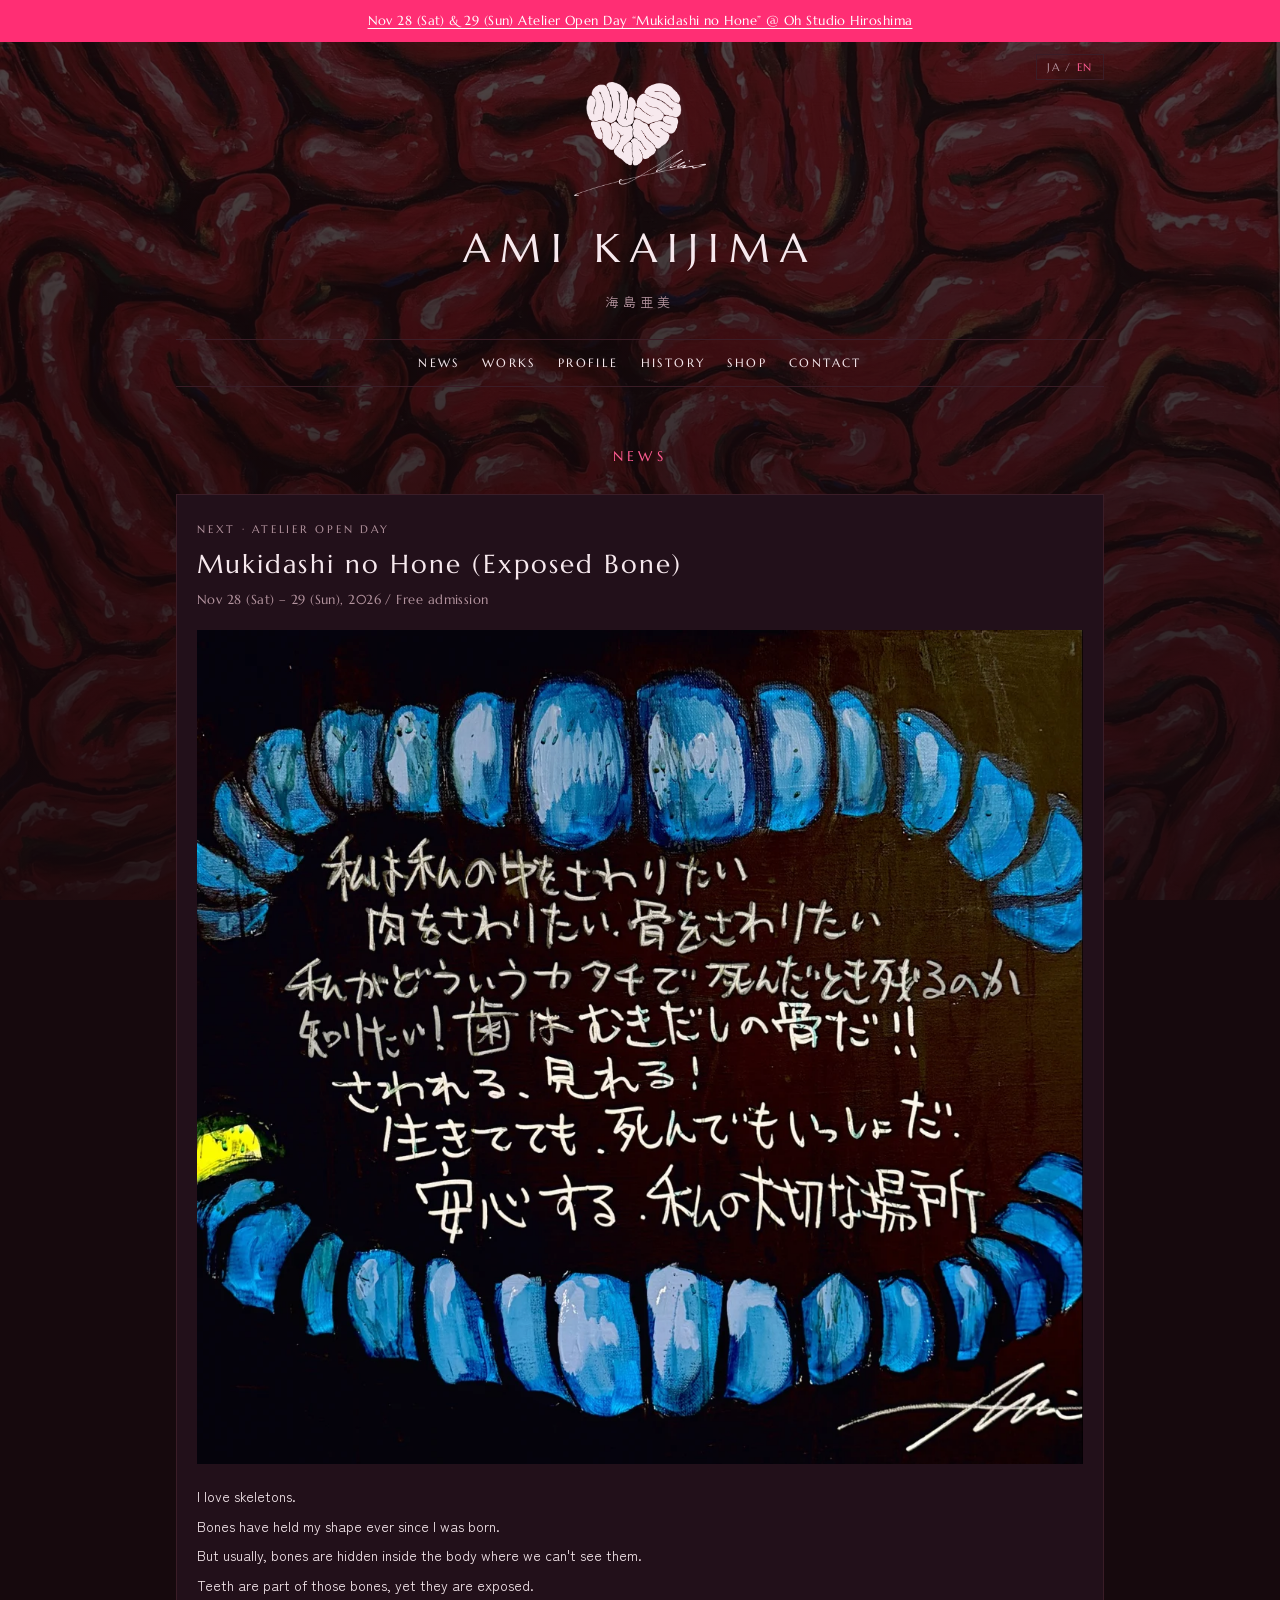
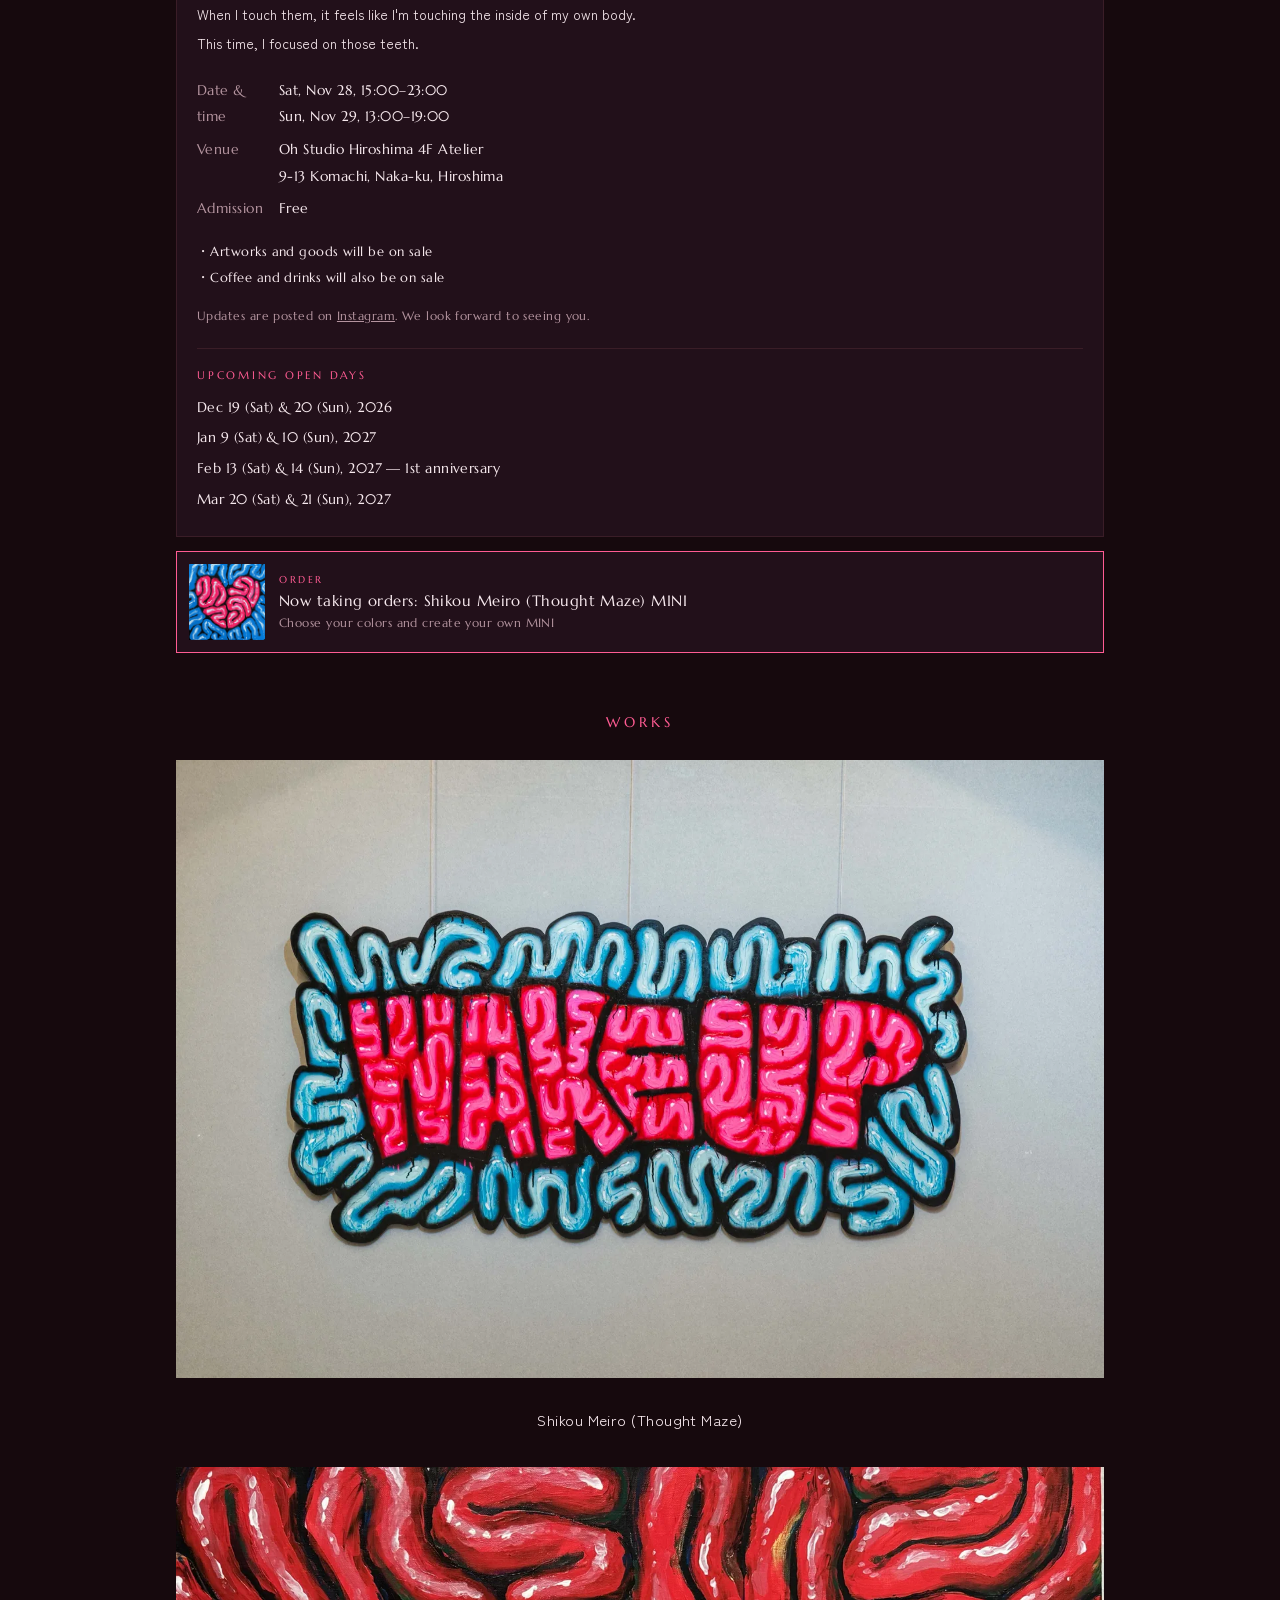
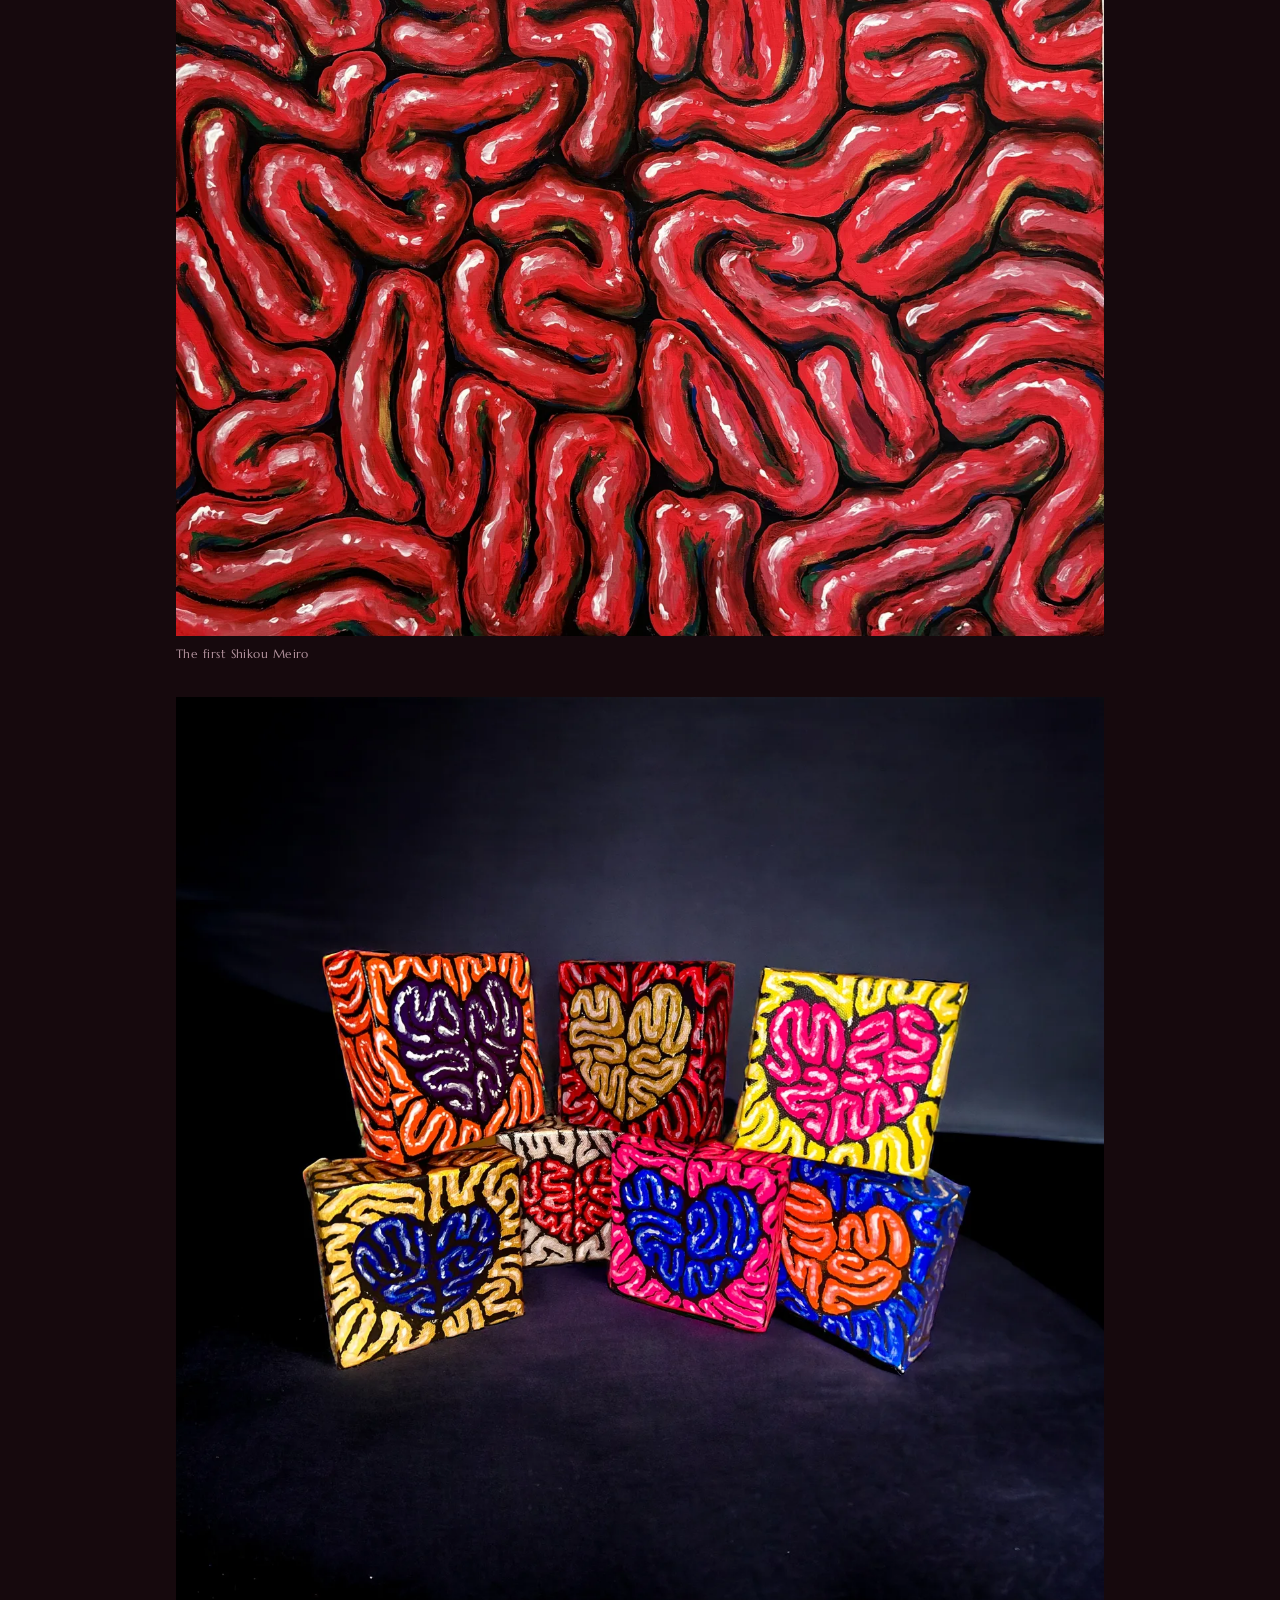
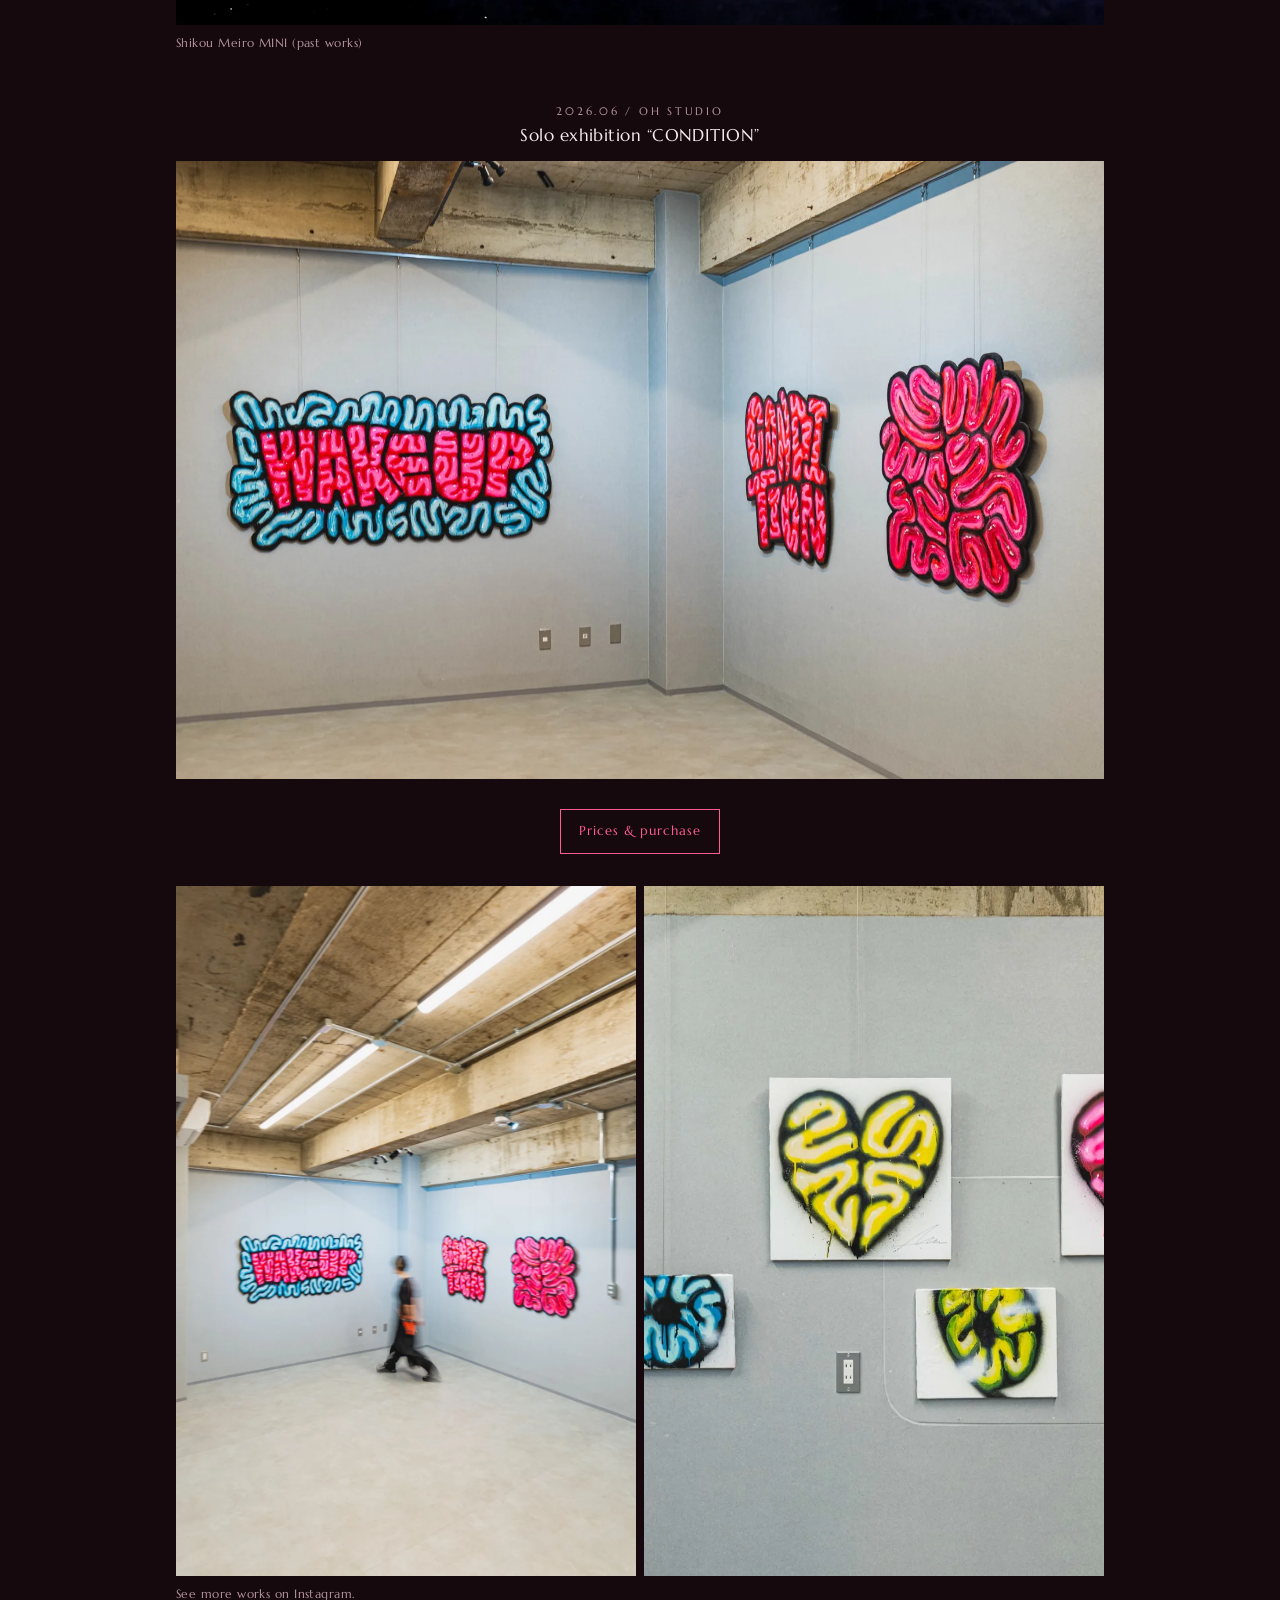
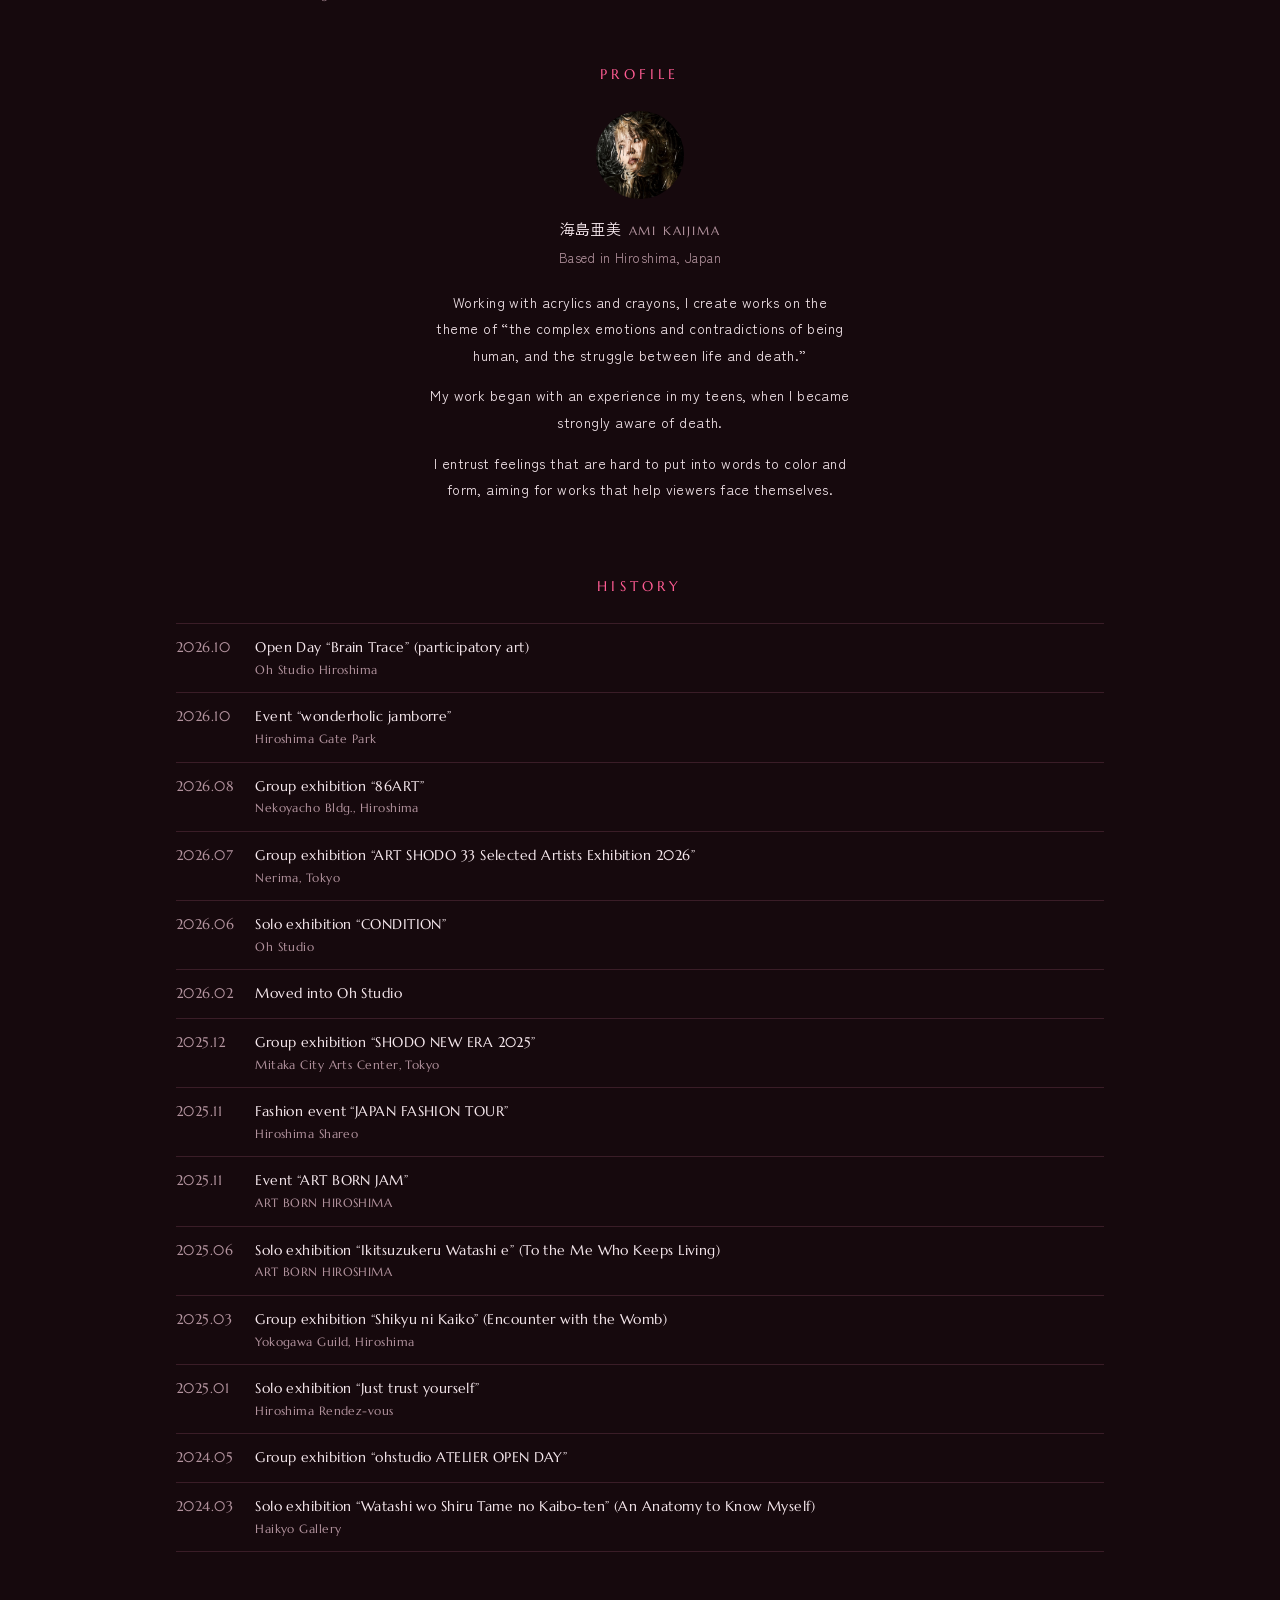
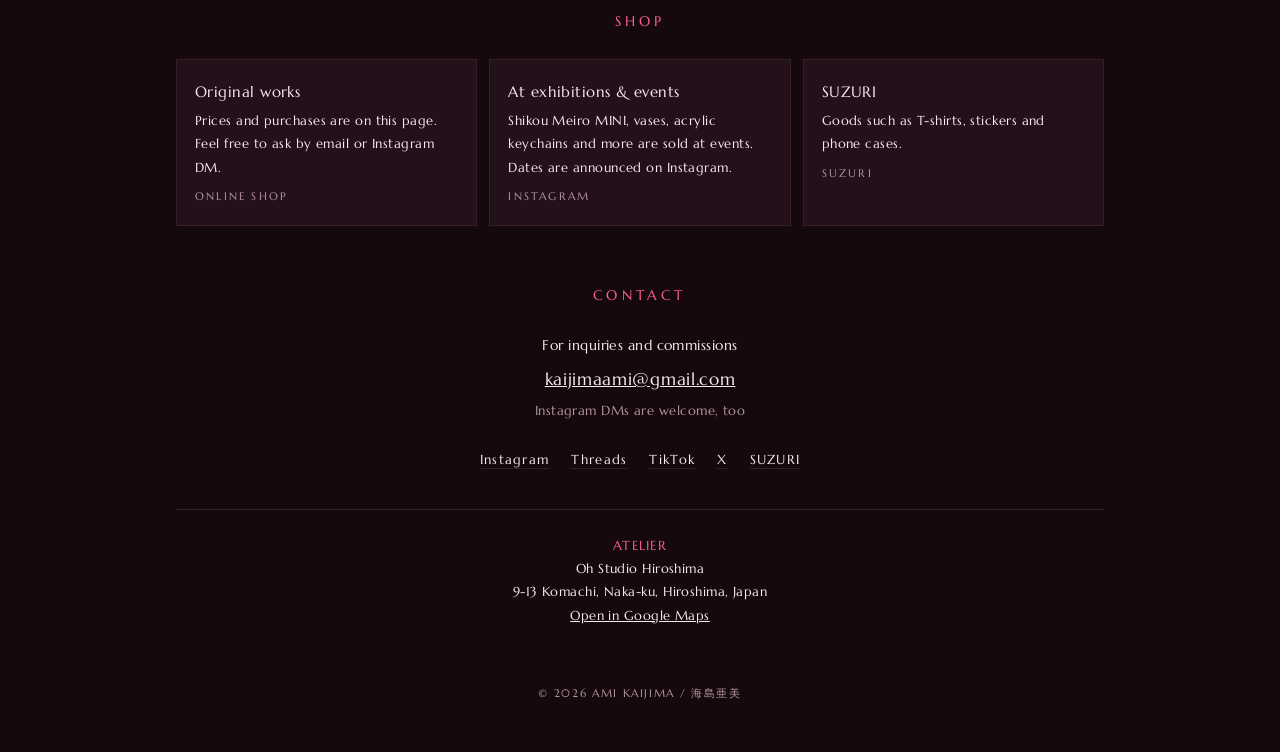
<file: index.html>
<!doctype html>
<html lang="ja">
<head>
<meta charset="utf-8">
<meta name="viewport" content="width=device-width, initial-scale=1">
<meta name="google-site-verification" content="AaawR3Yt_A71MhOsrqQeOW7pTTYaxv2ZaRnxqihBzS8" />
<title>海島亜美 AMI KAIJIMA | 画家・アーティスト</title>
<meta name="description" content="画家・アーティスト 海島亜美(AMI KAIJIMA / AmiKaijima)の公式サイト。広島市・Oh Studio Hiroshima を拠点に「思考迷路」を描いています。">
<meta property="og:title" content="海島亜美 AMI KAIJIMA">
<meta property="og:description" content="画家・アーティスト 海島亜美(AMI KAIJIMA)の公式サイト">
<meta property="og:type" content="website">
<meta property="og:image" content="https://dokkoishoichi12-ui.github.io/ami-kaijima-site/img/openday-1128-flyer.webp">
<meta property="og:url" content="https://dokkoishoichi12-ui.github.io/ami-kaijima-site/">
<meta name="twitter:card" content="summary_large_image">
<!-- フォント:英字 Marcellus / 日本語 Zen Kaku Gothic New(無料。Apple端末では英字に Optima が出ます) -->
<link rel="canonical" href="https://dokkoishoichi12-ui.github.io/ami-kaijima-site/">
<script type="application/ld+json">{"@context": "https://schema.org", "@type": "Person", "name": "海島亜美", "alternateName": ["AMI KAIJIMA", "AmiKaijima", "Ami Kaijima"], "jobTitle": "画家・アーティスト", "url": "https://dokkoishoichi12-ui.github.io/ami-kaijima-site/", "image": "https://dokkoishoichi12-ui.github.io/ami-kaijima-site/img/wakeup.webp", "address": {"@type": "PostalAddress", "addressLocality": "広島市", "addressRegion": "広島県", "addressCountry": "JP"}, "sameAs": ["https://www.instagram.com/amikaijima/", "https://www.tiktok.com/@ami_kaijima", "https://x.com/AMI_KAIJIMA", "https://www.threads.net/@amikaijima", "https://suzuri.jp/AMIKAIJIMA"]}</script>
<link rel="preconnect" href="https://fonts.googleapis.com">
<link rel="preconnect" href="https://fonts.gstatic.com" crossorigin>
<link href="https://fonts.googleapis.com/css2?family=Marcellus&family=Zen+Kaku+Gothic+New:wght@400;500;700&display=swap" rel="stylesheet">
<link rel="icon" href="img/icon.png">
<link rel="apple-touch-icon" href="img/icon.png">
<link rel="stylesheet" href="style.css">
</head>
<body>

<!-- ▼ お知らせバー(1行。イベントが変わったらここと下の NEWS を書き換え) -->
<div class="notice">
  <a href="#news" data-en="Nov 28 (Sat) &amp;amp; 29 (Sun) Atelier Open Day “Mukidashi no Hone” @ Oh Studio Hiroshima">11/28(土)・29(日)アトリエオープンデイ「むき出しの骨」@ Oh Studio Hiroshima</a>
</div>
<!-- ▲ お知らせバー -->

<header class="wrap">
  <img class="logo" src="img/logo.png" alt="AMI KAIJIMA ロゴ" width="830" height="716">
  <h1 class="name-en">AMI KAIJIMA</h1>
  <p class="name-ja">海島亜美</p>
  <nav aria-label="ページ内メニュー">
    <a href="#news">NEWS</a>
    <a href="#works">WORKS</a>
    <a href="#profile">PROFILE</a>
    <a href="#history">HISTORY</a>
    <a href="#shop">SHOP</a>
    <a href="#contact">CONTACT</a>
  </nav>
</header>

<main class="wrap">

  <!-- ▼ NEWS(イベント告知) -->
  <section id="news">
    <h2>NEWS</h2>
    <article class="event">
      <div class="label">NEXT · ATELIER OPEN DAY</div>
      <h3 data-en="Mukidashi no Hone (Exposed Bone)">むき出しの骨</h3>
      <p class="sub" data-en="Nov 28 (Sat) – 29 (Sun), 2026 / Free admission">2026.11.28(土)— 11.29(日)/入場無料</p>
      <img class="event-img" src="img/openday-1128.webp" alt="むき出しの骨 告知画像:青い歯の絵に手書きの言葉" width="1182" height="1113">
      <div class="stmt" data-en="&lt;p&gt;I love skeletons.&lt;br&gt;Bones have held my shape ever since I was born.&lt;br&gt;But usually, bones are hidden inside the body where we can&#x27;t see them.&lt;br&gt;Teeth are part of those bones, yet they are exposed.&lt;br&gt;When I touch them, it feels like I&#x27;m touching the inside of my own body.&lt;br&gt;This time, I focused on those teeth.&lt;/p&gt;"><p><span>私は骸骨が好き。</span><br><span>骨は、</span><span>生まれた時から私の形を保ってくれているもの。</span><br><span>でもふだん、</span><span>骨は体の中に隠れていて見えない。</span><br><span>歯は、</span><span>その骨の一部なのに、</span><span>むき出しになっている。</span><br><span>触れると、</span><span>自分の体の中に触っている感じがする。</span><br><span>今回は、</span><span>そんな歯にフォーカスしました。</span></p></div>
      <dl class="facts">
        <dt data-en="Date &amp; time">日時</dt><dd data-en="Sat, Nov 28, 15:00–23:00&lt;br&gt;Sun, Nov 29, 13:00–19:00">11/28(土)15:00〜23:00<br>11/29(日)13:00〜19:00</dd>
        <dt data-en="Venue">場所</dt><dd data-en="Oh Studio Hiroshima 4F Atelier&lt;br&gt;9-13 Komachi, Naka-ku, Hiroshima">Oh Studio Hiroshima 4F アトリエ<br>広島県広島市中区小町9-13</dd>
        <dt data-en="Admission">入場</dt><dd data-en="Free">無料</dd>
      </dl>
      <ul class="event-notes">
        <li data-en="Artworks and goods will be on sale">作品・グッズの販売もあります</li>
        <li data-en="Coffee and drinks will also be on sale">コーヒーなどの販売もあります</li>
      </ul>
      <p class="note" data-en="Updates are posted on &lt;a href=&quot;https://www.instagram.com/amikaijima/&quot; target=&quot;_blank&quot; rel=&quot;noopener&quot;&gt;Instagram&lt;/a&gt;. We look forward to seeing you.">最新情報は <a href="https://www.instagram.com/amikaijima/" target="_blank" rel="noopener">Instagram</a> でお知らせします。是非お越しください。</p>

      <!-- ▼ 今後のオープンデイの日程 -->
      <div class="schedule">
        <div class="label" data-en="UPCOMING OPEN DAYS">今後のオープンデイ</div>
        <ul>
          <li data-en="Dec 19 (Sat) &amp;amp; 20 (Sun), 2026">2026年12月19日(土)・20日(日)</li>
          <li data-en="Jan 9 (Sat) &amp;amp; 10 (Sun), 2027">2027年1月9日(土)・10日(日)</li>
          <li data-en="Feb 13 (Sat) &amp;amp; 14 (Sun), 2027 — 1st anniversary">2027年2月13日(土)・14日(日) 1周年</li>
          <li data-en="Mar 20 (Sat) &amp;amp; 21 (Sun), 2027">2027年3月20日(土)・21日(日)</li>
        </ul>
      </div>
      <!-- ▲ 今後のオープンデイの日程 -->
    </article>
    <a class="mini-cta" href="mini.html">
      <img src="img/mini/mini-05.webp" alt="思考迷路MINI" width="640" height="640">
      <span data-en="&lt;span class=&quot;en&quot;&gt;ORDER&lt;/span&gt;&lt;b&gt;Now taking orders: Shikou Meiro (Thought Maze) MINI&lt;/b&gt;Choose your colors and create your own MINI"><span class="en">ORDER</span><b>思考迷路MINI オーダー受付中</b>好きな色を選んで、あなただけの MINI を作れます</span>
    </a>
  </section>
  <!-- ▲ NEWS -->

  <section id="works">
    <h2>WORKS</h2>
    <div class="hero-work">
      <img src="img/wakeup.webp" alt="ピンクと水色の思考迷路で描かれた文字作品「WAKE UP」" width="1600" height="1066" fetchpriority="high">
    </div>
    <p class="lead-q" data-en="Shikou Meiro (Thought Maze)">思考迷路</p>

    <img src="img/maze.webp" alt="赤い絵の具で描かれた、最初の思考迷路" width="1400" height="1161" loading="lazy">
    <p class="cap" data-en="The first Shikou Meiro">最初の思考迷路</p>


    <div style="margin-top:32px">
      <img src="img/mini.webp" alt="ハート型の思考迷路を描いた、色とりどりの思考迷路MINI" width="1400" height="1400" loading="lazy">
      <p class="cap" data-en="Shikou Meiro MINI (past works)">思考迷路MINI(過去の作品)</p>
    </div>

    <div class="sub-h">
      <div class="en">2026.06 / OH STUDIO</div>
      <h3 data-en="Solo exhibition “CONDITION”">個展「CONDITION」</h3>
    </div>
    <img src="img/room.webp" alt="「WAKE UP」「CONDITION」と大きな思考迷路のパネルが並ぶ展示風景" width="1600" height="1066" loading="lazy">

    <p class="center" style="margin-top:20px"><a class="btn" href="shop.html" data-en="Prices &amp;amp; purchase">作品の価格・ご購入はこちら</a></p>

    <div class="grid2" style="margin-top:32px">
      <img src="img/walk.webp" alt="展示室の壁に並ぶパネル" width="1066" height="1600" loading="lazy">
      <img src="img/hearts.webp" alt="ハート型の思考迷路を描いた青・黄・ピンクのキャンバス作品" width="1600" height="1066" loading="lazy" style="aspect-ratio:2/3">
    </div>
    <p class="cap" data-en="See more works on Instagram.">ほかの作品は Instagram でも見られます。</p>
  </section>

  <section id="profile">
    <h2>PROFILE</h2>
    <div class="profile">
      <img class="photo" src="img/photo-main.webp" alt="海島亜美" width="1200" height="1800" loading="lazy">
      <p class="nm">海島亜美<span class="en">AMI KAIJIMA</span></p>
      <p class="base" data-en="Based in Hiroshima, Japan">広島県在住</p>
      <!-- 本人の文章。言い回しは変えない -->
      <p data-en="Working with acrylics and crayons, I create works on the theme of “the complex emotions and contradictions of being human, and the struggle between life and death.”">アクリル絵の具やクレヨンを使い、「人間の複雑な感情や矛盾、生と死の葛藤」をテーマに制作。</p>
      <p data-en="My work began with an experience in my teens, when I became strongly aware of death.">思春期に死を強く意識した経験が、私の作品の原点です。</p>
      <p data-en="I entrust feelings that are hard to put into words to color and form, aiming for works that help viewers face themselves.">言葉にしづらい感情を色や形に託し、見る人が自分自身と向き合えるような作品を目指しています。</p>
    </div>
  </section>

  <section id="history">
    <h2>HISTORY</h2>
    <ul class="history">
      <li><time>2026.10</time><div data-en="Open Day “Brain Trace” (participatory art)&lt;span&gt;Oh Studio Hiroshima&lt;/span&gt;">オープンデイ「Brain Trace」(参加型アート)<span>Oh Studio Hiroshima</span></div></li>
      <li><time>2026.10</time><div data-en="Event “wonderholic jamborre”&lt;span&gt;Hiroshima Gate Park&lt;/span&gt;">イベント「wonderholic jamborre」<span>広島ゲートパーク</span></div></li>
      <li><time>2026.08</time><div data-en="Group exhibition “86ART”&lt;span&gt;Nekoyacho Bldg., Hiroshima&lt;/span&gt;">グループ展「86ART」<span>猫屋町ビルヂング</span></div></li>
      <li><time>2026.07</time><div data-en="Group exhibition “ART SHODO 33 Selected Artists Exhibition 2026”&lt;span&gt;Nerima, Tokyo&lt;/span&gt;">合同展示「ART SHODO 33 Selected Artists Exhibition 2026」<span>練馬区美術区民ギャラリー</span></div></li>
      <li><time>2026.06</time><div data-en="Solo exhibition “CONDITION”&lt;span&gt;Oh Studio&lt;/span&gt;">個展「CONDITION」<span>Oh Studio</span></div></li>
      <li><time>2026.02</time><div data-en="Moved into Oh Studio">Oh Studio 入居</div></li>
      <li><time>2025.12</time><div data-en="Group exhibition “SHODO NEW ERA 2025”&lt;span&gt;Mitaka City Arts Center, Tokyo&lt;/span&gt;">合同展示「SHODO NEW ERA 2025」<span>三鷹市芸術文化センター</span></div></li>
      <li><time>2025.11</time><div data-en="Fashion event “JAPAN FASHION TOUR”&lt;span&gt;Hiroshima Shareo&lt;/span&gt;">ファッションイベント「JAPAN FASHION TOUR」参加<span>広島シャレオ</span></div></li>
      <li><time>2025.11</time><div data-en="Event “ART BORN JAM”&lt;span&gt;ART BORN HIROSHIMA&lt;/span&gt;">イベント「ART BORN JAM」参加<span>ART BORN HIROSHIMA</span></div></li>
      <li><time>2025.06</time><div data-en="Solo exhibition “Ikitsuzukeru Watashi e” (To the Me Who Keeps Living)&lt;span&gt;ART BORN HIROSHIMA&lt;/span&gt;">個展「生き続ける私へ」<span>ART BORN HIROSHIMA</span></div></li>
      <li><time>2025.03</time><div data-en="Group exhibition “Shikyu ni Kaiko” (Encounter with the Womb)&lt;span&gt;Yokogawa Guild, Hiroshima&lt;/span&gt;">グループ展「子宮に邂逅」参加<span>横川ギルド</span></div></li>
      <li><time>2025.01</time><div data-en="Solo exhibition “Just trust yourself”&lt;span&gt;Hiroshima Rendez-vous&lt;/span&gt;">個展「Just trust yourself 展」<span>広島ランデヴー</span></div></li>
      <li><time>2024.05</time><div data-en="Group exhibition “ohstudio ATELIER OPEN DAY”">合同展示「ohstudio ATELIER OPEN DAY」参加</div></li>
      <li><time>2024.03</time><div data-en="Solo exhibition “Watashi wo Shiru Tame no Kaibo-ten” (An Anatomy to Know Myself)&lt;span&gt;Haikyo Gallery&lt;/span&gt;">個展「私を知る為の解剖展」<span>廃墟ギャラリー</span></div></li>
    </ul>
  </section>

  <section id="shop">
    <h2>SHOP</h2>
    <div class="cards">
      <a class="card" href="shop.html" data-en="&lt;b&gt;Original works&lt;/b&gt;
        Prices and purchases are on this page. Feel free to ask by email or Instagram DM.
        &lt;span class=&quot;go&quot;&gt;ONLINE SHOP&lt;/span&gt;">
        <b>原画</b>
        作品の価格とご購入はこちらのページから。ご相談はメールか Instagram の DM でお気軽にどうぞ。
        <span class="go">ONLINE SHOP</span>
      </a>
      <a class="card" href="https://www.instagram.com/amikaijima/" target="_blank" rel="noopener" data-en="&lt;b&gt;At exhibitions &amp;amp; events&lt;/b&gt;
        Shikou Meiro MINI, vases, acrylic keychains and more are sold at events. Dates are announced on Instagram.
        &lt;span class=&quot;go&quot;&gt;INSTAGRAM&lt;/span&gt;">
        <b>展示・イベント会場</b>
        思考迷路MINI、花瓶、アクリルキーホルダーなどは会場で販売しています。日程は Instagram でお知らせします。
        <span class="go">INSTAGRAM</span>
      </a>
      <a class="card" href="https://suzuri.jp/AMIKAIJIMA" target="_blank" rel="noopener" data-en="&lt;b&gt;SUZURI&lt;/b&gt;
        Goods such as T-shirts, stickers and phone cases.
        &lt;span class=&quot;go&quot;&gt;SUZURI&lt;/span&gt;">
        <b>SUZURI</b>
        Tシャツ、ステッカー、スマホケースなどのグッズです。
        <span class="go">SUZURI</span>
      </a>
    </div>
  </section>

  <section id="contact">
    <h2>CONTACT</h2>
    <div class="contact">
      <p style="margin:0" data-en="For inquiries and commissions">作品のご相談・ご依頼はこちらへ</p>
      <p class="mail"><a href="mailto:kaijimaami@gmail.com">kaijimaami@gmail.com</a></p>
      <p style="font-size:13px;color:var(--muted)" data-en="Instagram DMs are welcome, too">Instagram の DM でも承っています</p>
      <ul class="links">
        <li><a href="https://www.instagram.com/amikaijima/" target="_blank" rel="noopener">Instagram</a></li>
        <li><a href="https://www.threads.net/@amikaijima" target="_blank" rel="noopener">Threads</a></li>
        <li><a href="https://www.tiktok.com/@ami_kaijima" target="_blank" rel="noopener">TikTok</a></li>
        <li><a href="https://x.com/AMI_KAIJIMA" target="_blank" rel="noopener">X</a></li>
        <li><a href="https://suzuri.jp/AMIKAIJIMA" target="_blank" rel="noopener">SUZURI</a></li>
      </ul>
      <div class="studio" data-en="
        &lt;div class=&quot;en&quot;&gt;ATELIER&lt;/div&gt;
        Oh Studio Hiroshima&lt;br&gt;
        9-13 Komachi, Naka-ku, Hiroshima, Japan&lt;br&gt;
        &lt;a href=&quot;https://www.google.com/maps/search/?api=1&amp;amp;query=%E5%BA%83%E5%B3%B6%E5%B8%82%E4%B8%AD%E5%8C%BA%E5%B0%8F%E7%94%BA9-13&quot; target=&quot;_blank&quot; rel=&quot;noopener&quot;&gt;Open in Google Maps&lt;/a&gt;
      ">
        <div class="en">ATELIER</div>
        Oh Studio Hiroshima<br>
        広島市中区小町9-13<br>
        <a href="https://www.google.com/maps/search/?api=1&query=%E5%BA%83%E5%B3%B6%E5%B8%82%E4%B8%AD%E5%8C%BA%E5%B0%8F%E7%94%BA9-13" target="_blank" rel="noopener">Google マップで見る</a>
      </div>
    </div>
  </section>

</main>

<footer>© 2026 AMI KAIJIMA / 海島亜美</footer>
<script src="i18n.js"></script>
</body>
</html>
</file>
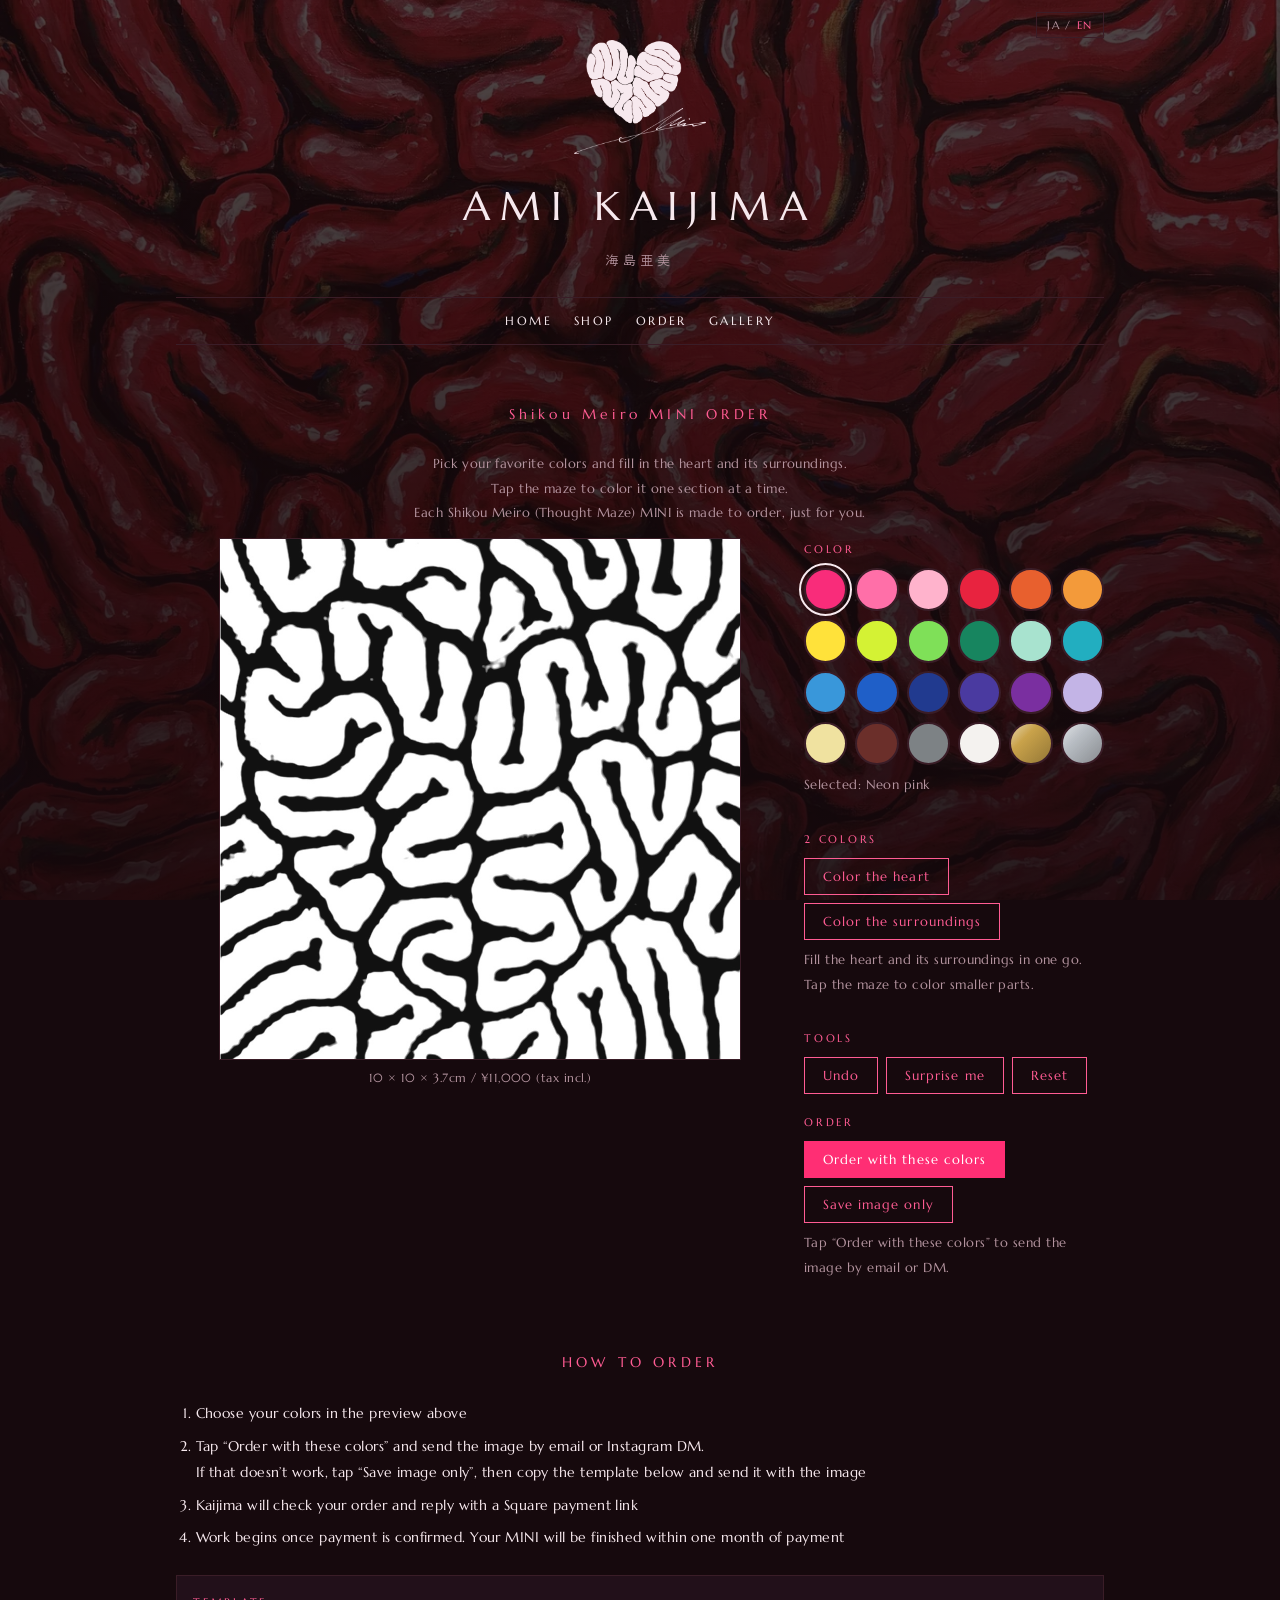
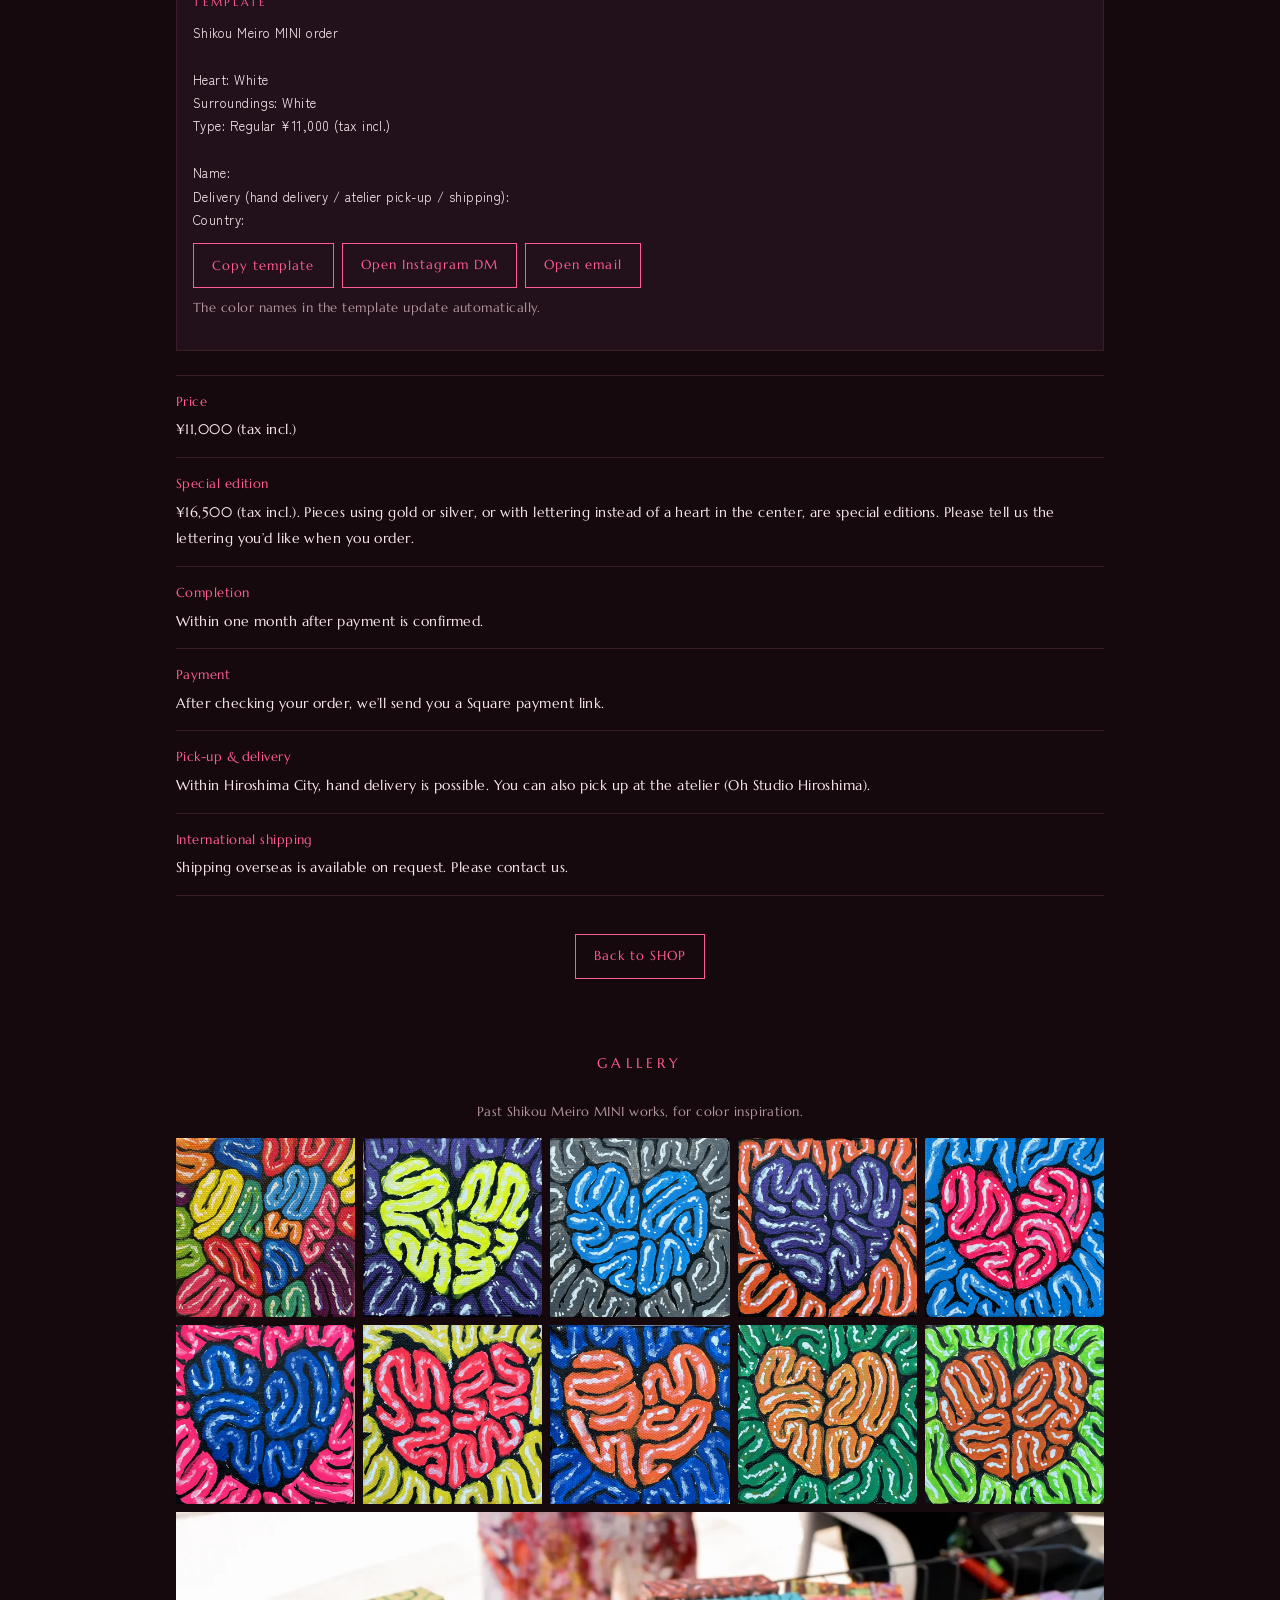
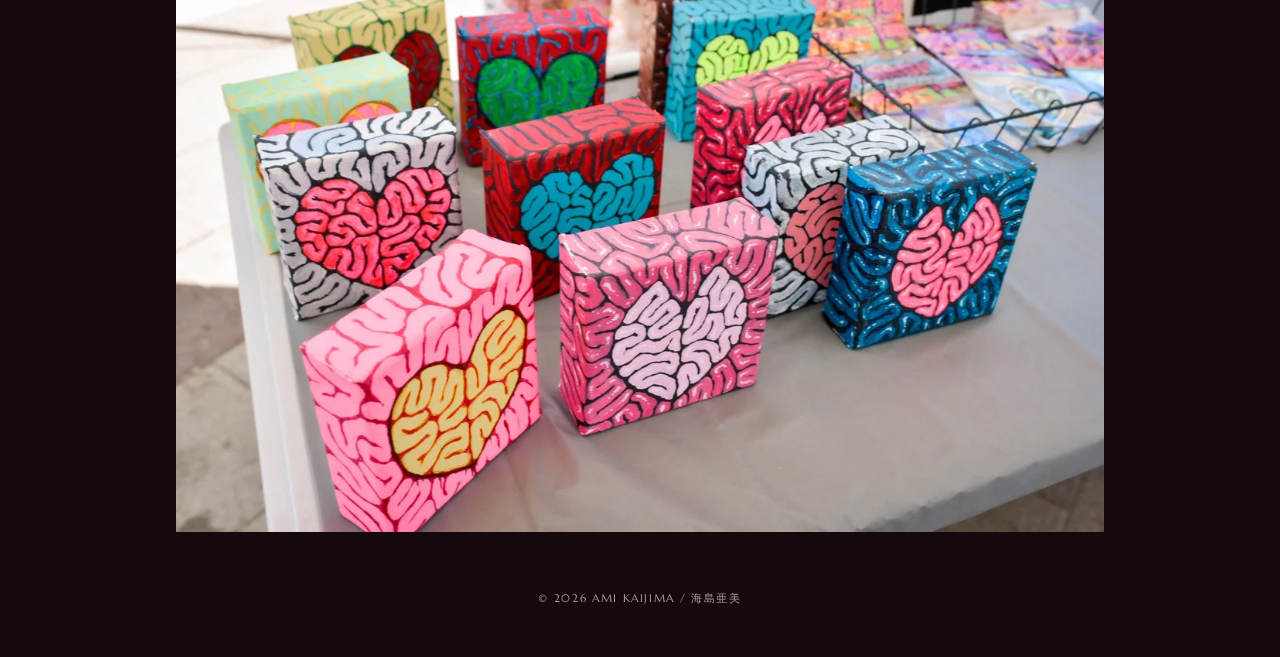
<file: mini.html>
<!doctype html>
<html lang="ja">
<head>
<meta charset="utf-8">
<meta name="viewport" content="width=device-width, initial-scale=1">
<title>思考迷路MINI オーダー | 海島亜美 AMI KAIJIMA</title>
<meta name="description" content="海島亜美(AMI KAIJIMA)の思考迷路MINIを、好きな色で受注制作します。色を選んで、仕上がりをプレビューできます。">
<meta property="og:title" content="思考迷路MINI オーダー | 海島亜美 AMI KAIJIMA">
<meta property="og:type" content="website">
<meta property="og:image" content="https://dokkoishoichi12-ui.github.io/ami-kaijima-site/img/mini/mini-05.webp">
<link rel="canonical" href="https://dokkoishoichi12-ui.github.io/ami-kaijima-site/mini.html">
<link rel="preconnect" href="https://fonts.googleapis.com">
<link rel="preconnect" href="https://fonts.gstatic.com" crossorigin>
<link href="https://fonts.googleapis.com/css2?family=Marcellus&family=Zen+Kaku+Gothic+New:wght@400;500;700&display=swap" rel="stylesheet">
<link rel="icon" href="img/icon.png">
<link rel="apple-touch-icon" href="img/icon.png">
<link rel="stylesheet" href="style.css">
<style>
  .sim{display:grid;gap:20px;margin-top:8px}
  @media(min-width:760px){.sim{grid-template-columns:minmax(0,1fr) 300px;align-items:start}}
  .board{position:relative;width:100%;max-width:520px;margin:0 auto;aspect-ratio:1/1;background:#fff;box-shadow:0 0 0 1px var(--line)}
  .board canvas{width:100%;height:100%;display:block;touch-action:manipulation;cursor:crosshair}
  .tools{display:grid;gap:18px;min-width:0}
  .label{font-family:var(--font-en);font-size:11px;letter-spacing:.25em;color:var(--pink);margin-bottom:8px}
  .swatches{display:grid;grid-template-columns:repeat(6,1fr);gap:8px}
  .sw{aspect-ratio:1/1;border-radius:50%;border:2px solid var(--line);cursor:pointer;padding:0}
  .sw[aria-pressed="true"]{outline:2px solid var(--text);outline-offset:3px}
  .sw:focus-visible{outline:2px solid var(--pink);outline-offset:3px}
  .now{font-size:13px;color:var(--muted);margin-top:8px}
  .row{display:flex;flex-wrap:wrap;gap:8px}
  .row .btn{margin-top:0;background:none;cursor:pointer;font-family:inherit}
  .row .btn.buy{background:var(--pink-strong)}
  .steps-o{padding-left:1.4em;font-size:14px}
  .steps-o li{margin-bottom:6px}
  .mini-grid{display:grid;grid-template-columns:repeat(2,1fr);gap:8px}
  @media(min-width:640px){.mini-grid{grid-template-columns:repeat(5,1fr)}}
  .tpl{margin:24px 0;padding:16px;border:1px solid var(--line);background:var(--surface)}
  .tpl pre{white-space:pre-wrap;font-family:var(--font-ja);font-size:13px;line-height:1.8;margin:0 0 12px;color:var(--text)}
  .row a.btn{margin-top:0}
  .hint{font-size:12px;color:var(--muted);margin:8px 0 0;text-align:center}
</style>
</head>
<body>

<header class="wrap">
  <a href="index.html" style="text-decoration:none">
  <img class="logo" src="img/logo.png" alt="AMI KAIJIMA ロゴ" width="830" height="716">
  <h1 class="name-en">AMI KAIJIMA</h1>
  <p class="name-ja">海島亜美</p></a>
  <nav aria-label="メニュー">
    <a href="index.html">HOME</a>
    <a href="shop.html">SHOP</a>
    <a href="#order">ORDER</a>
    <a href="#gallery">GALLERY</a>
  </nav>
</header>

<main class="wrap">
  <section id="simulator">
    <h2 data-en="Shikou Meiro MINI ORDER">思考迷路MINI ORDER</h2>
    <p class="center" style="font-size:13px;color:var(--muted)" data-en="Pick your favorite colors and fill in the heart and its surroundings.&lt;br&gt;Tap the maze to color it one section at a time.&lt;br&gt;Each Shikou Meiro (Thought Maze) MINI is made to order, just for you.">好きな色を選んで、ハートとまわりに色を入れてみてください。<br>迷路をタップすると、1区画ずつ塗り分けもできます。<br>あなただけの思考迷路MINIを、受注制作でお作りします。</p>

    <div class="sim">
      <div>
        <div class="board"><canvas id="cv" width="1000" height="1000" aria-label="思考迷路MINIの色ぬりプレビュー"></canvas></div>
        <p class="hint" id="price">10 × 10 × 3.7cm / ¥11,000(税込)</p>
      </div>

      <div class="tools">
        <div>
          <div class="label">COLOR</div>
          <div class="swatches" id="swatches"></div>
          <p class="now" id="now"></p>
        </div>
        <div>
          <div class="label">2 COLORS</div>
          <div class="row">
            <button class="btn" id="toHeart" type="button" data-en="Color the heart">選んだ色をハートに</button>
            <button class="btn" id="toAround" type="button" data-en="Color the surroundings">選んだ色をまわりに</button>
          </div>
          <p class="now" data-en="Fill the heart and its surroundings in one go. Tap the maze to color smaller parts.">ハートとまわりを、それぞれ一度に塗れます。細かい部分は迷路をタップして塗り分けてください。</p>
        </div>
        <div>
          <div class="label">TOOLS</div>
          <div class="row">
            <button class="btn" id="undo" type="button" data-en="Undo">ひとつ戻す</button>
            <button class="btn" id="random" type="button" data-en="Surprise me">おまかせ配色</button>
            <button class="btn" id="reset" type="button" data-en="Reset">リセット</button>
          </div>
        </div>
        <div>
          <div class="label">ORDER</div>
          <div class="row">
            <button class="btn buy" id="send" type="button" data-en="Order with these colors">この配色で注文する</button>
            <button class="btn" id="save" type="button" data-en="Save image only">画像だけ保存</button>
          </div>
          <p class="now" id="sendNote" data-en="Tap “Order with these colors” to send the image by email or DM.">「この配色で注文する」を押すと、配色の画像つきでメールや DM を送れます。</p>
        </div>
      </div>
    </div>
  </section>

  <section id="order">
    <h2>HOW TO ORDER</h2>
    <ol class="steps-o">
      <li data-en="Choose your colors in the preview above">上のプレビューで色を決めます</li>
      <li data-en="Tap “Order with these colors” and send the image by email or Instagram DM.&lt;br&gt;If that doesn’t work, tap “Save image only”, then copy the template below and send it with the image">「この配色で注文する」を押して、配色の画像をメールか Instagram の DM で送ってください。<br>うまく送れないときは、「画像だけ保存」してから、下のテンプレートをコピーして送ってください</li>
      <li data-en="Kaijima will check your order and reply with a Square payment link">内容を確認して、海島からお返事します。そのときに Square のお支払いリンクをお送りします</li>
      <li data-en="Work begins once payment is confirmed. Your MINI will be finished within one month of payment">お支払いを確認してから制作を始めます。完成は、お支払いの確認から1ヶ月以内です</li>
    </ol>

    <div class="tpl">
      <div class="label">TEMPLATE</div>
      <pre id="tpl"></pre>
      <div class="row">
        <button class="btn" id="copy" type="button" data-en="Copy template">テンプレートをコピー</button>
        <a class="btn" id="dm" href="https://ig.me/m/amikaijima" target="_blank" rel="noopener" data-en="Open Instagram DM">Instagram DM を開く</a>
        <a class="btn" id="mail" href="mailto:kaijimaami@gmail.com" data-en="Open email">メールを開く</a>
      </div>
      <p class="now" id="copyNote" data-en="The color names in the template update automatically.">配色を変えると、テンプレートの色の名前も自動で変わります。</p>
    </div>

    <dl class="info">
      <dt data-en="Price">価格</dt>
      <dd data-en="¥11,000 (tax incl.)">¥11,000(税込)</dd>
      <dt data-en="Special edition">特別版</dt>
      <dd data-en="¥16,500 (tax incl.). Pieces using gold or silver, or with lettering instead of a heart in the center, are special editions. Please tell us the lettering you’d like when you order.">¥16,500(税込)。ゴールドやシルバーを使うもの、真ん中をハートではなく文字にするものは特別版になります。文字のご希望は、ご注文のときにお知らせください。</dd>
      <dt data-en="Completion">完成まで</dt>
      <dd data-en="Within one month after payment is confirmed.">お支払いの確認から1ヶ月以内にお作りします。</dd>
      <dt data-en="Payment">お支払い</dt>
      <dd data-en="After checking your order, we’ll send you a Square payment link.">内容を確認したあと、Square のお支払いリンクをお送りします。</dd>
      <dt data-en="Pick-up &amp;amp; delivery">お渡し</dt>
      <dd data-en="Within Hiroshima City, hand delivery is possible. You can also pick up at the atelier (Oh Studio Hiroshima).">広島市内でしたら、手渡しも可能です。アトリエ(Oh Studio Hiroshima)での受け取りもできます。</dd>
      <dt data-en="International shipping">海外発送</dt>
      <dd data-en="Shipping overseas is available on request. Please contact us.">海外への発送はご相談ください。</dd>
    </dl>
    <p class="center" style="margin-top:28px"><a class="btn" href="shop.html" data-en="Back to SHOP">SHOP へ戻る</a></p>
  </section>

  <section id="gallery">
    <h2>GALLERY</h2>
    <p class="center" style="font-size:13px;color:var(--muted)" data-en="Past Shikou Meiro MINI works, for color inspiration.">これまでの思考迷路MINI。配色の参考にどうぞ。</p>
    <div class="mini-grid">
      <img src="img/mini/mini-01.webp" alt="思考迷路MINI(過去の作品)" width="640" height="640" loading="lazy">
      <img src="img/mini/mini-02.webp" alt="思考迷路MINI(過去の作品)" width="640" height="640" loading="lazy">
      <img src="img/mini/mini-03.webp" alt="思考迷路MINI(過去の作品)" width="640" height="640" loading="lazy">
      <img src="img/mini/mini-04.webp" alt="思考迷路MINI(過去の作品)" width="640" height="640" loading="lazy">
      <img src="img/mini/mini-05.webp" alt="思考迷路MINI(過去の作品)" width="640" height="640" loading="lazy">
      <img src="img/mini/mini-06.webp" alt="思考迷路MINI(過去の作品)" width="640" height="640" loading="lazy">
      <img src="img/mini/mini-07.webp" alt="思考迷路MINI(過去の作品)" width="640" height="640" loading="lazy">
      <img src="img/mini/mini-08.webp" alt="思考迷路MINI(過去の作品)" width="640" height="640" loading="lazy">
      <img src="img/mini/mini-09.webp" alt="思考迷路MINI(過去の作品)" width="640" height="640" loading="lazy">
      <img src="img/mini/mini-10.webp" alt="思考迷路MINI(過去の作品)" width="640" height="640" loading="lazy">
    </div>
    <img src="img/mini/mini-table.webp" alt="テーブルに並んだ思考迷路MINI" width="1200" height="801" loading="lazy" style="margin-top:8px">
  </section>
</main>

<footer>© 2026 AMI KAIJIMA / 海島亜美</footer>

<script src="i18n.js"></script>
<script>
(() => {
  // 色の候補(本人と相談して差し替え)
  // 過去の思考迷路MINIで使った色をもとにしたパレット
  const COLORS = [
    ['ネオンピンク', '#f92c7a'], ['ピンク', '#ff6fa8'], ['ライトピンク', '#ffb3cc'], ['レッド', '#e8233f'], ['バーミリオン', '#e8602e'], ['オレンジ', '#f39a3a'],
    ['イエロー', '#ffe23a'], ['ネオンイエロー', '#d4f234'], ['ライム', '#7fe058'], ['グリーン', '#17855f'], ['ミント', '#a8e3cf'], ['ターコイズ', '#22aec0'],
    ['スカイブルー', '#3997da'], ['ブルー', '#1f5fc8'], ['ネイビー', '#213a8f'], ['パープル', '#4a3aa0'], ['バイオレット', '#7a2fa0'], ['ラベンダー', '#c3b4e6'],
    ['クリーム', '#f0e2a0'], ['ブラウン', '#6b2f2a'], ['グレー', '#7d8285'], ['ホワイト', '#f4f2ef'],
    ['ゴールド(特別版)', '#c9a24a', 'metal'], ['シルバー(特別版)', '#b9bec4', 'metal'],
  ];
  const EN_NAMES = {"ネオンピンク": "Neon pink", "ピンク": "Pink", "ライトピンク": "Light pink", "レッド": "Red", "バーミリオン": "Vermilion", "オレンジ": "Orange", "イエロー": "Yellow", "ネオンイエロー": "Neon yellow", "ライム": "Lime", "グリーン": "Green", "ミント": "Mint", "ターコイズ": "Turquoise", "スカイブルー": "Sky blue", "ブルー": "Blue", "ネイビー": "Navy", "パープル": "Purple", "バイオレット": "Violet", "ラベンダー": "Lavender", "クリーム": "Cream", "ブラウン": "Brown", "グレー": "Gray", "ホワイト": "White", "ゴールド(特別版)": "Gold (special edition)", "シルバー(特別版)": "Silver (special edition)"};
  const L = (ja, en) => (window.LANG === 'en' ? en : ja);
  const cname = ja => L(ja, EN_NAMES[ja] || ja);
  const METAL = new Set(COLORS.filter(c => c[2]).map(c => c[1]));
  const cv = document.getElementById('cv'), ctx = cv.getContext('2d'), price = document.getElementById('price');
  const W = cv.width, H = cv.height;
  let labels, paint, regionIn = [], nLabels = 0, fills = [], gray, out, history = [];
  let current = COLORS[0][1];

  // 色ボタン
  const box = document.getElementById('swatches'), now = document.getElementById('now');
  COLORS.forEach(([name, hex], i) => {
    const b = document.createElement('button');
    b.type = 'button'; b.className = 'sw'; b.style.background = METAL.has(hex) ? `linear-gradient(135deg, #fff8 0%, ${hex} 35%, #0004 100%), ${hex}` : hex;
    b.setAttribute('aria-label', name + ' / ' + (EN_NAMES[name] || name)); b.setAttribute('aria-pressed', i === 0);
    b.onclick = () => {
      current = hex;
      box.querySelectorAll('.sw').forEach(x => x.setAttribute('aria-pressed', x === b));
      now.dataset.c = name; now.textContent = L('選んでいる色:', 'Selected: ') + cname(name);
    };
    box.appendChild(b);
  });
  now.dataset.c = COLORS[0][0]; now.textContent = L('選んでいる色:', 'Selected: ') + cname(COLORS[0][0]);

  const hex2rgb = h => [1, 3, 5].map(i => parseInt(h.slice(i, i + 2), 16));

  // テンプレートを読み込み、白い部分を区画ごとに番号付けする
  const img = new Image();
  let baseGray, inside;
  // ハートになる区画の目印(本人が塗った見本から作成)
  const heartImg = new Image();
  let loaded = 0;
  const ready = () => { if (++loaded < 2) return;
    ctx.drawImage(img, 0, 0, W, H);
    const src = ctx.getImageData(0, 0, W, H).data;
    baseGray = new Uint8Array(W * H);
    for (let i = 0; i < W * H; i++) baseGray[i] = src[i * 4];
    ctx.drawImage(heartImg, 0, 0, W, H);
    const hm = ctx.getImageData(0, 0, W, H).data;
    inside = new Uint8Array(W * H);
    for (let i = 0; i < W * H; i++) inside[i] = hm[i * 4] > 128 ? 1 : 0;
    out = ctx.createImageData(W, H);
    setup();
  };
  img.onload = ready; heartImg.onload = ready;
  heartImg.src = 'img/mini-heart.png';

  function setup() {
    gray = baseGray;
    labels = new Int32Array(W * H).fill(-1); nLabels = 0;
    // 端の数ピクセルは「壁」として扱う(線が端まで届いていない所で、区画がつながってしまうのを防ぐ)
    const EDGE = 4;
    const open = p => { const x = p % W, y = (p / W) | 0; return gray[p] >= 128 && x >= EDGE && y >= EDGE && x < W - EDGE && y < H - EDGE; };
    const stack = new Int32Array(W * H), labIn = [], cntIn = [], cnt = [];
    for (let s = 0; s < W * H; s++) {
      if (!open(s) || labels[s] !== -1) continue;
      const id = nLabels++; cnt[id] = 0; cntIn[id] = 0; let top = 0; stack[top++] = s; labels[s] = id;
      while (top) {
        const p = stack[--top], x = p % W, y = (p / W) | 0;
        cnt[id]++; cntIn[id] += inside[p];
        const nb = [x > 0 ? p - 1 : -1, x < W - 1 ? p + 1 : -1, y > 0 ? p - W : -1, y < H - 1 ? p + W : -1];
        for (const q of nb) if (q >= 0 && labels[q] === -1 && open(q)) { labels[q] = id; stack[top++] = q; }
      }
    }
    regionIn = cnt.map((n, l) => (cntIn[l] * 2 > n ? 1 : 0));
    // 線のふち(グレーの部分)にも隣の区画の色が回るよう、番号を少し広げておく
    paint = labels.slice();
    for (let pass = 0; pass < 9; pass++) {
      const prev = paint.slice();
      for (let p = 0; p < W * H; p++) {
        if (prev[p] >= 0) continue;
        const x = p % W;
        const n = (x > 0 && prev[p - 1] >= 0) ? prev[p - 1] : (x < W - 1 && prev[p + 1] >= 0) ? prev[p + 1]
          : (p >= W && prev[p - W] >= 0) ? prev[p - W] : (p < W * (H - 1) && prev[p + W] >= 0) ? prev[p + W] : -1;
        if (n >= 0) paint[p] = n;
      }
    }
    fills = new Array(nLabels).fill('#ffffff');
    history = [];
    render();
  }

  function paintGroup(wantInside) {
    const before = fills.slice();
    fills = fills.map((f, l) => (regionIn[l] === wantInside ? current : f));
    history.push(['all', before]); render();
  }

  img.src = 'img/mini-template.png';

  function render() {
    const d = out.data, cache = {};
    for (let i = 0; i < W * H; i++) {
      const l = paint[i];
      let c = l >= 0 ? (cache[fills[l]] ||= hex2rgb(fills[l])) : [255, 255, 255];
      if (l >= 0 && METAL.has(fills[l])) { // 金・銀はうっすら光沢をつける
        const k = 0.78 + 0.32 * Math.sin(((i % W) + ((i / W) | 0)) / 70);
        c = c.map(v => Math.min(255, v * k));
      }
      const a = (255 - gray[i]) / 255; // 線の濃さ
      d[i * 4] = c[0] * (1 - a) + 17 * a;
      d[i * 4 + 1] = c[1] * (1 - a) + 17 * a;
      d[i * 4 + 2] = c[2] * (1 - a) + 17 * a;
      d[i * 4 + 3] = 255;
    }
    ctx.putImageData(out, 0, 0);
    updateTemplate();
    const special = fills.some(f => METAL.has(f));
    price.textContent = '10 × 10 × 3.7cm / ' + (special ? L('特別版 ¥16,500(税込)', 'Special edition ¥16,500 (tax incl.)') : L('¥11,000(税込)', '¥11,000 (tax incl.)'));
  }

  function labelAt(x, y) {
    // 線の上をタップしたときは、近くの区画を探す
    for (let r = 0; r <= 12; r += 2)
      for (let dy = -r; dy <= r; dy += 2) for (let dx = -r; dx <= r; dx += 2) {
        const px = x + dx, py = y + dy;
        if (px < 0 || py < 0 || px >= W || py >= H) continue;
        const l = labels[py * W + px];
        if (l >= 0) return l;
      }
    return -1;
  }

  cv.addEventListener('click', e => {
    if (!labels) return;
    const r = cv.getBoundingClientRect();
    const x = Math.round((e.clientX - r.left) / r.width * W), y = Math.round((e.clientY - r.top) / r.height * H);
    const l = labelAt(x, y);
    if (l < 0 || fills[l] === current) return;
    history.push([l, fills[l]]); fills[l] = current; render();
  });

  document.getElementById('undo').onclick = () => {
    const h = history.pop(); if (!h) return;
    if (h[0] === 'all') fills = h[1]; else fills[h[0]] = h[1];
    render();
  };
  document.getElementById('toHeart').onclick = () => paintGroup(1);
  document.getElementById('toAround').onclick = () => paintGroup(0);
  document.getElementById('reset').onclick = () => { history = []; fills.fill('#ffffff'); render(); };
  document.getElementById('random').onclick = () => {
    const picks = COLORS.filter(c => !c[2]).sort(() => Math.random() - .5).slice(0, 3 + (Math.random() * 3 | 0)).map(c => c[1]);
    history = [];
    const [a, b] = picks; fills = fills.map((f, l) => (regionIn[l] ? a : b));
    render();
  };
  // 使った色の名前をまとめる(注文メールの本文用)
  function summary() {
    const name = hex => cname((COLORS.find(c => c[1] === hex) || ['ホワイト'])[0]);
    const pick = want => { const n = {}; fills.forEach((f, l) => { if (regionIn[l] === want) n[f] = (n[f] || 0) + 1; });
      return Object.keys(n).sort((a, b) => n[b] - n[a]).map(name).join(L('、', ', ')); };
    const special = fills.some(f => METAL.has(f));
    return L(`ハート:${pick(1)}\nまわり:${pick(0)}\n種類:${special ? '特別版 ¥16,500(税込)' : '通常版 ¥11,000(税込)'}`,
      `Heart: ${pick(1)}\nSurroundings: ${pick(0)}\nType: ${special ? 'Special edition ¥16,500 (tax incl.)' : 'Regular ¥11,000 (tax incl.)'}`);
  }
  const toBlob = () => new Promise(r => cv.toBlob(r, 'image/png'));
  function download(b) {
    const a = document.createElement('a');
    a.href = URL.createObjectURL(b); a.download = 'shikou-meiro-mini.png';
    document.body.appendChild(a); a.click(); a.remove();
    setTimeout(() => URL.revokeObjectURL(a.href), 2000);
  }
  const orderText = () => L('思考迷路MINI のオーダーです。\n\n' + summary() + '\n\nお名前:\nお受け取り方法(手渡し・アトリエ受け取り・郵送):\n',
    'Shikou Meiro MINI order\n\n' + summary() + '\n\nName:\nDelivery (hand delivery / atelier pick-up / shipping):\nCountry:\n');
  function updateTemplate() {
    if (!regionIn.length) return;
    const t = orderText();
    document.getElementById('tpl').textContent = t;
    document.getElementById('mail').href = 'mailto:kaijimaami@gmail.com?subject=' + encodeURIComponent(L('思考迷路MINI オーダー', 'Shikou Meiro MINI order')) + '&body=' + encodeURIComponent(t + L('\n(配色の画像を添付してください)', '\n(Please attach the color image)'));
  }
  document.getElementById('copy').onclick = async () => {
    const note = document.getElementById('copyNote');
    try { await navigator.clipboard.writeText(orderText()); note.textContent = L('コピーしました。DM かメールに貼り付けてください。', 'Copied. Paste it into a DM or email.'); }
    catch (e) { const r = document.createRange(); r.selectNodeContents(document.getElementById('tpl')); const sel = getSelection(); sel.removeAllRanges(); sel.addRange(r); note.textContent = L('文章を選択しました。長押しでコピーしてください。', 'Text selected. Long-press to copy.'); }
  };
  document.getElementById('send').onclick = async () => {
    const text = orderText();
    const b = await toBlob();
    const file = new File([b], 'shikou-meiro-mini.png', { type: 'image/png' });
    // iPhone などでは共有メニューから、画像つきでメールや Instagram に送れる
    if (navigator.canShare && navigator.canShare({ files: [file] })) {
      try { await navigator.share({ files: [file], title: L('思考迷路MINI オーダー', 'Shikou Meiro MINI order'), text }); return; }
      catch (e) { if (e.name === 'AbortError') return; }
    }
    // 共有できない端末では、画像を保存してからメールを開く
    download(b);
    document.getElementById('sendNote').textContent = L('画像を保存しました。開いたメールに、保存した画像を添付して送ってください。', 'Image saved. Attach it to the email that opens and send.');
    location.href = 'mailto:kaijimaami@gmail.com?subject=' + encodeURIComponent(L('思考迷路MINI オーダー', 'Shikou Meiro MINI order')) + '&body=' + encodeURIComponent(text + L('\n(保存した画像を添付してください)', '\n(Please attach the saved image)'));
  };
  document.addEventListener('langchange', () => {
    now.textContent = L('選んでいる色:', 'Selected: ') + cname(now.dataset.c);
    if (out) render();
  });
  document.getElementById('save').onclick = async () => download(await toBlob());
})();
</script>
</body>
</html>
</file>
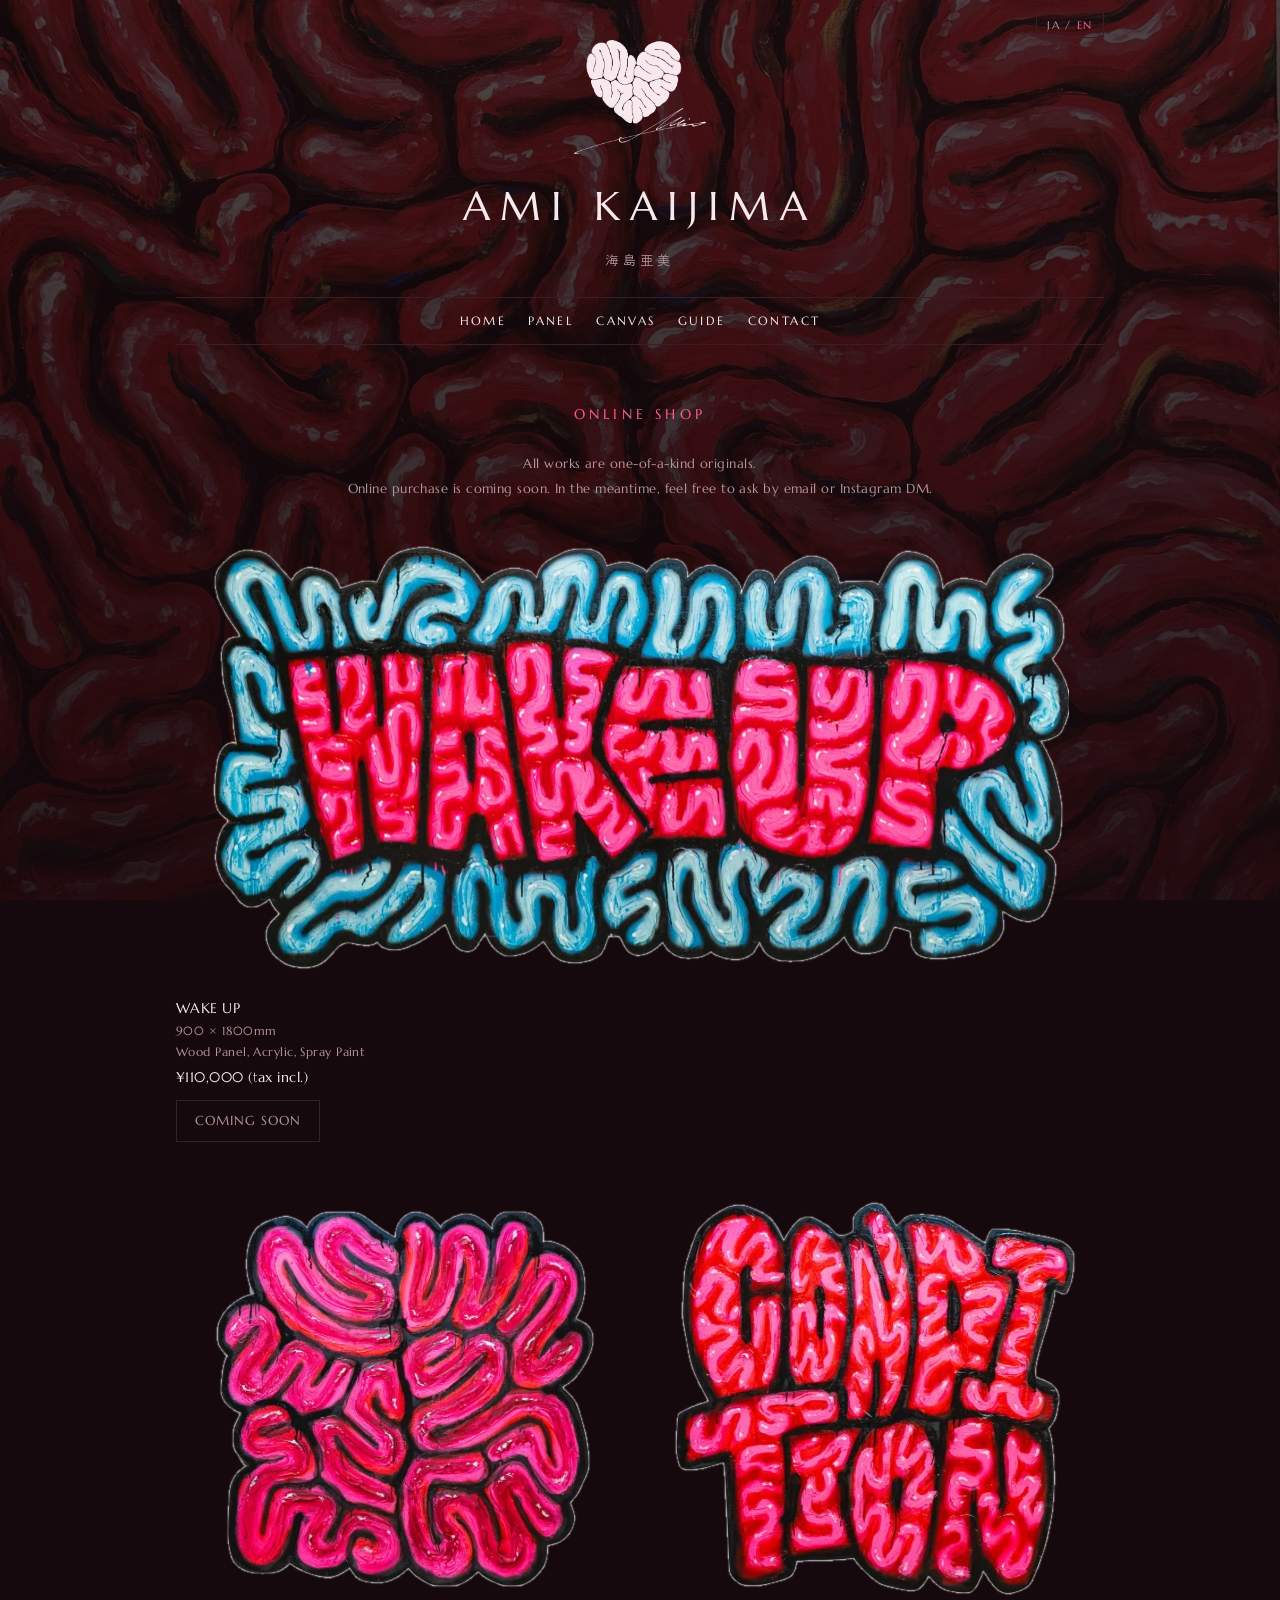
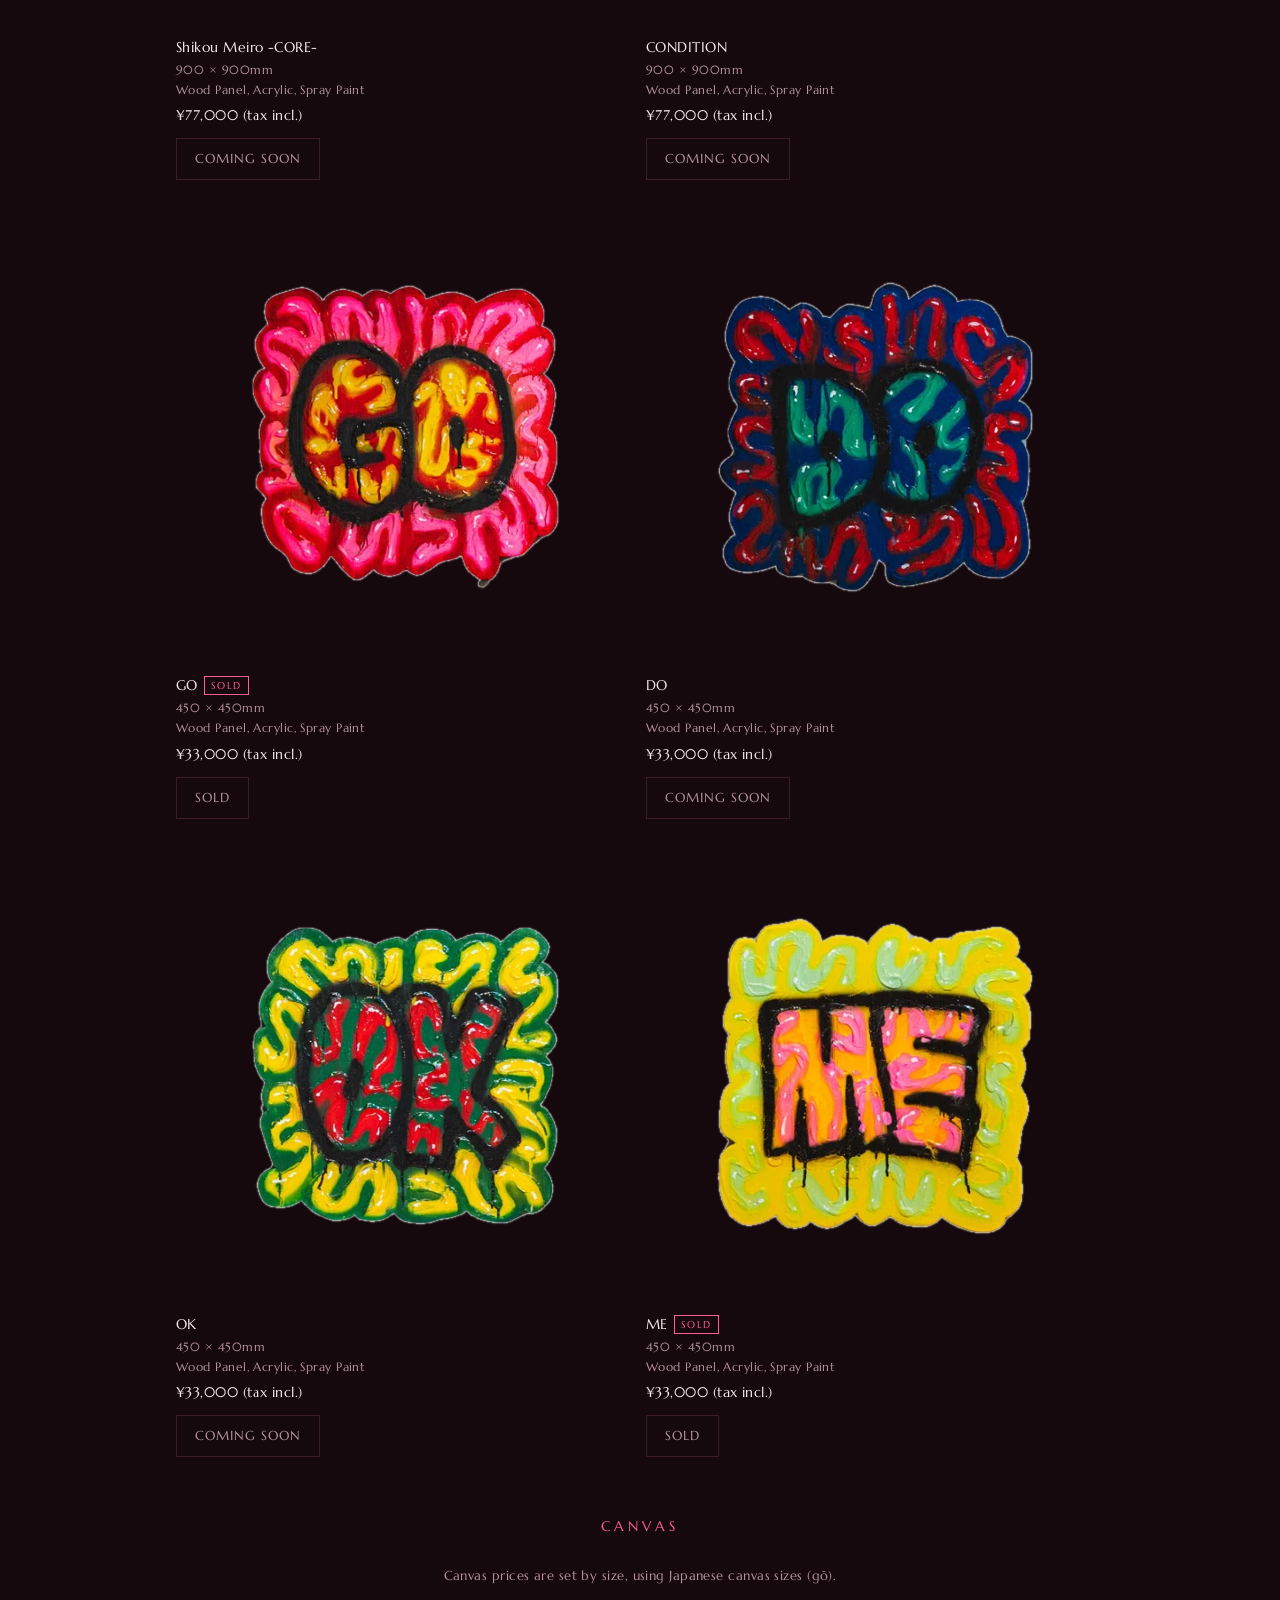
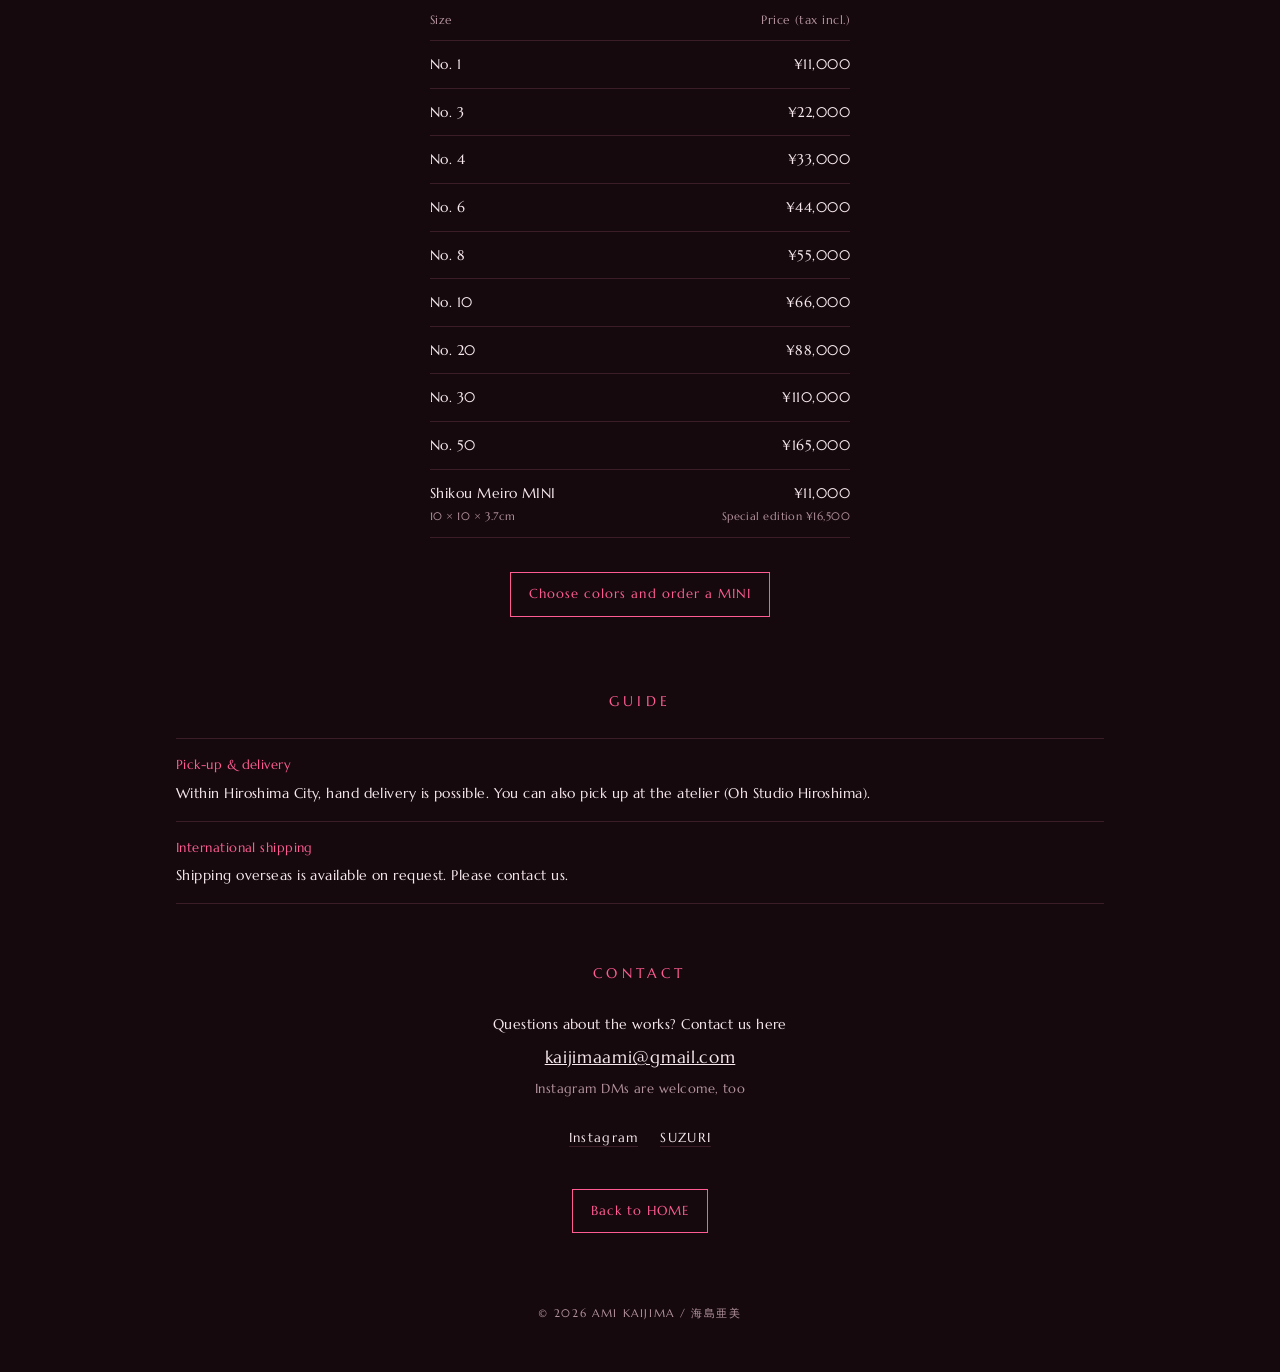
<file: shop.html>
<!doctype html>
<html lang="ja">
<head>
<meta charset="utf-8">
<meta name="viewport" content="width=device-width, initial-scale=1">
<title>ONLINE SHOP | 海島亜美 AMI KAIJIMA</title>
<meta name="description" content="画家・アーティスト 海島亜美(AMI KAIJIMA / AmiKaijima)の作品販売ページ。思考迷路の原画をオンラインでご購入いただけます。">
<meta property="og:title" content="ONLINE SHOP | 海島亜美 AMI KAIJIMA">
<meta property="og:type" content="website">
<meta property="og:image" content="https://dokkoishoichi12-ui.github.io/ami-kaijima-site/img/cut/wakeup.webp">
<link rel="canonical" href="https://dokkoishoichi12-ui.github.io/ami-kaijima-site/shop.html">
<link rel="preconnect" href="https://fonts.googleapis.com">
<link rel="preconnect" href="https://fonts.gstatic.com" crossorigin>
<link href="https://fonts.googleapis.com/css2?family=Marcellus&family=Zen+Kaku+Gothic+New:wght@400;500;700&display=swap" rel="stylesheet">
<link rel="icon" href="img/icon.png">
<link rel="apple-touch-icon" href="img/icon.png">
<link rel="stylesheet" href="style.css">
</head>
<body>

<header class="wrap">
  <a href="index.html" style="text-decoration:none">
  <img class="logo" src="img/logo.png" alt="AMI KAIJIMA ロゴ" width="830" height="716">
<h1 class="name-en">AMI KAIJIMA</h1>
  <p class="name-ja">海島亜美</p></a>
  <nav aria-label="メニュー">
    <a href="index.html">HOME</a>
    <a href="#works">PANEL</a>
    <a href="#canvas">CANVAS</a>
    <a href="#guide">GUIDE</a>
    <a href="#contact">CONTACT</a>
  </nav>
</header>

<main class="wrap">

  <section id="works">
    <h2>ONLINE SHOP</h2>
    <p class="center" style="font-size:13px;color:var(--muted)" data-en="All works are one-of-a-kind originals.&lt;br&gt;Online purchase is coming soon. In the meantime, feel free to ask by email or Instagram DM.">作品はすべて一点ものの原画です。<br>オンラインでのご購入は準備中です。それまでは、メールか Instagram の DM でお気軽にご相談ください。</p>
    <!--
      ▼ 作品の追加・変更はここ
      ・購入できるようにする:<span class="btn off">COMING SOON</span> を
        <a class="btn buy" href="(Square の支払いリンク)" target="_blank" rel="noopener">購入する</a> に置き換え
      ・売れたら:ボタンを <span class="btn off">SOLD</span> に戻し、作品名の後ろに <span class="sold">SOLD</span> を付ける
    -->
    <div class="price-list">
      <article class="item wide" id="wakeup">
        <div class="pic"><img src="img/cut/wakeup.webp" alt="WAKE UP" width="857" height="425" loading="lazy"></div>
        <div class="meta"><span class="t en">WAKE UP</span>900 × 1800mm<br>Wood Panel, Acrylic, Spray Paint<span class="pr" data-en="¥110,000 (tax incl.)">¥110,000(税込)</span>
          <span class="btn off">COMING SOON</span>
        </div>
      </article>
      <article class="item" id="core">
        <div class="pic"><img src="img/cut/core.webp" alt="思考迷路 -CORE-" width="380" height="378" loading="lazy"></div>
        <div class="meta"><span class="t" data-en="Shikou Meiro -CORE-">思考迷路 -CORE-</span>900 × 900mm<br>Wood Panel, Acrylic, Spray Paint<span class="pr" data-en="¥77,000 (tax incl.)">¥77,000(税込)</span>
          <span class="btn off">COMING SOON</span>
        </div>
      </article>
      <article class="item" id="condition">
        <div class="pic"><img src="img/cut/condition.webp" alt="CONDITION" width="402" height="395" loading="lazy"></div>
        <div class="meta"><span class="t en">CONDITION</span>900 × 900mm<br>Wood Panel, Acrylic, Spray Paint<span class="pr" data-en="¥77,000 (tax incl.)">¥77,000(税込)</span>
          <span class="btn off">COMING SOON</span>
        </div>
      </article>
      <article class="item" id="go">
        <div class="pic"><img src="img/cut/go.webp" alt="GO" width="309" height="306" loading="lazy"></div>
        <div class="meta"><span class="t en">GO<span class="sold">SOLD</span></span>450 × 450mm<br>Wood Panel, Acrylic, Spray Paint<span class="pr" data-en="¥33,000 (tax incl.)">¥33,000(税込)</span>
          <span class="btn off">SOLD</span>
        </div>
      </article>
      <article class="item" id="do">
        <div class="pic"><img src="img/cut/do.webp" alt="DO" width="317" height="312" loading="lazy"></div>
        <div class="meta"><span class="t en">DO</span>450 × 450mm<br>Wood Panel, Acrylic, Spray Paint<span class="pr" data-en="¥33,000 (tax incl.)">¥33,000(税込)</span>
          <span class="btn off">COMING SOON</span>
        </div>
      </article>
      <article class="item" id="ok">
        <div class="pic"><img src="img/cut/ok.webp" alt="OK" width="309" height="300" loading="lazy"></div>
        <div class="meta"><span class="t en">OK</span>450 × 450mm<br>Wood Panel, Acrylic, Spray Paint<span class="pr" data-en="¥33,000 (tax incl.)">¥33,000(税込)</span>
          <span class="btn off">COMING SOON</span>
        </div>
      </article>
      <article class="item" id="me">
        <div class="pic"><img src="img/cut/me.webp" alt="ME" width="318" height="318" loading="lazy"></div>
        <div class="meta"><span class="t en">ME<span class="sold">SOLD</span></span>450 × 450mm<br>Wood Panel, Acrylic, Spray Paint<span class="pr" data-en="¥33,000 (tax incl.)">¥33,000(税込)</span>
          <span class="btn off">SOLD</span>
        </div>
      </article>
    </div>
  </section>

  <section id="canvas">
    <h2>CANVAS</h2>
    <p class="center" style="font-size:13px;color:var(--muted)" data-en="Canvas prices are set by size, using Japanese canvas sizes (gō).">キャンバス作品の価格は、号数(サイズ)で決まります。</p>
    <table class="sizes">
      <thead><tr><th data-en="Size">サイズ</th><th data-en="Price (tax incl.)">価格(税込)</th></tr></thead>
      <tbody>
        <tr><td data-en="No. 1">1号</td><td>¥11,000</td></tr>
        <tr><td data-en="No. 3">3号</td><td>¥22,000</td></tr>
        <tr><td data-en="No. 4">4号</td><td>¥33,000</td></tr>
        <tr><td data-en="No. 6">6号</td><td>¥44,000</td></tr>
        <tr><td data-en="No. 8">8号</td><td>¥55,000</td></tr>
        <tr><td data-en="No. 10">10号</td><td>¥66,000</td></tr>
        <tr><td data-en="No. 20">20号</td><td>¥88,000</td></tr>
        <tr><td data-en="No. 30">30号</td><td>¥110,000</td></tr>
        <tr><td data-en="No. 50">50号</td><td>¥165,000</td></tr>
        <tr><td data-en="Shikou Meiro MINI&lt;span class=&quot;sub&quot;&gt;10 × 10 × 3.7cm&lt;/span&gt;">思考迷路MINI<span class="sub">10 × 10 × 3.7cm</span></td><td data-en="¥11,000&lt;span class=&quot;sub&quot;&gt;Special edition ¥16,500&lt;/span&gt;">¥11,000<span class="sub">特別版 ¥16,500</span></td></tr>
      </tbody>
    </table>
    <p class="center" style="margin-top:24px"><a class="btn" href="mini.html" data-en="Choose colors and order a MINI">思考迷路MINI の色を選んでオーダーする</a></p>
  </section>

  <section id="guide">
    <h2>GUIDE</h2>
    <dl class="info">
      <dt data-en="Pick-up &amp;amp; delivery">お渡し</dt>
      <dd data-en="Within Hiroshima City, hand delivery is possible. You can also pick up at the atelier (Oh Studio Hiroshima).">広島市内でしたら、手渡しも可能です。アトリエ(Oh Studio Hiroshima)での受け取りもできます。</dd>
      <dt data-en="International shipping">海外発送</dt>
      <dd data-en="Shipping overseas is available on request. Please contact us.">海外への発送はご相談ください。</dd>
      <!-- ▼ オンライン販売を始めるときに追加:お支払い(Square)、市外への送料、発送までの目安、返品・キャンセル、特定商取引法に基づく表記(販売者:海島亜美) -->
    </dl>
  </section>

  <section id="contact">
    <h2>CONTACT</h2>
    <div class="contact">
      <p style="margin:0" data-en="Questions about the works? Contact us here">作品についてのご質問・ご相談はこちらへ</p>
      <p class="mail"><a href="mailto:kaijimaami@gmail.com">kaijimaami@gmail.com</a></p>
      <p style="font-size:13px;color:var(--muted)" data-en="Instagram DMs are welcome, too">Instagram の DM でも承っています</p>
      <ul class="links">
        <li><a href="https://www.instagram.com/amikaijima/" target="_blank" rel="noopener">Instagram</a></li>
        <li><a href="https://suzuri.jp/AMIKAIJIMA" target="_blank" rel="noopener">SUZURI</a></li>
      </ul>
      <p style="margin-top:28px"><a class="btn" href="index.html" data-en="Back to HOME">HOME へ戻る</a></p>
    </div>
  </section>

</main>

<footer>© 2026 AMI KAIJIMA / 海島亜美</footer>
<script src="i18n.js"></script>
</body>
</html>
</file>
<file: style.css>
:root{
  --bg:#16090d; --surface:#22101a; --text:#f7e9ee; --muted:#b4949f; --line:#3a1d27; --soft:#22101a; --tbd:#ff8a5c; --pink:#ff5c93; --pink-strong:#ff2e74;
  --font-en:"Optima","Marcellus",serif;
  --font-ja:"Zen Kaku Gothic New","Hiragino Sans",sans-serif;
}
*{box-sizing:border-box;margin:0;padding:0}
html{-webkit-text-size-adjust:100%;scroll-behavior:smooth}
body{background:var(--bg);color:var(--text);font-family:var(--font-en),var(--font-ja);
  font-size:15px;line-height:1.9;letter-spacing:.03em;overflow-x:hidden}
img{max-width:100%;height:auto;display:block}
/* 背景:代表作の赤い思考迷路をうっすら重ねる */
body::before{content:"";position:fixed;inset:0;z-index:-1;background:linear-gradient(rgba(22,9,13,.55),rgba(22,9,13,.85)),url(img/maze.webp) center/cover no-repeat;opacity:.55;pointer-events:none}
.logo{width:132px;margin:0 auto 14px}
a{color:inherit}
.wrap{max-width:960px;margin:0 auto;padding:0 16px}
.tbd{color:var(--tbd);font-size:12px;white-space:nowrap}
.en{font-family:var(--font-en)}

/* お知らせバー(1行) */
.notice{background:var(--pink-strong);color:#fff;font-size:13px;text-align:center;padding:10px 16px;line-height:1.7}
.notice a{text-decoration:underline;text-underline-offset:3px}

header{text-align:center}
header.wrap{padding-top:40px}
.name-en{font-family:var(--font-en);font-size:clamp(26px,7vw,40px);letter-spacing:.25em;font-weight:400}
.name-ja{font-family:var(--font-ja);font-size:13px;color:var(--muted);margin-top:4px;letter-spacing:.3em}
nav{margin:24px 0 0;padding:12px 0;display:flex;flex-wrap:wrap;justify-content:center;gap:4px 22px;
  font-family:var(--font-en);font-size:12px;letter-spacing:.2em;border-top:1px solid var(--line);border-bottom:1px solid var(--line)}
nav a{text-decoration:none}

section{padding:56px 0 0}
h2{font-family:var(--font-en);font-weight:400;font-size:14px;letter-spacing:.3em;margin-bottom:24px;text-align:center;color:var(--pink)}
.event .label,.sub-h .en,.card .go,.studio .en{color:var(--pink)}
.sold{display:inline-block;font-family:var(--font-en);font-size:10px;letter-spacing:.15em;border:1px solid var(--pink);color:var(--pink);padding:0 6px;margin-left:6px;line-height:1.7;vertical-align:1px}
h3{font-weight:500;font-size:17px;line-height:1.6;margin-bottom:12px}
p{margin-bottom:1em}
.cap{font-size:12px;color:var(--muted);margin:8px 0 0;line-height:1.7}

/* NEWS */
.event{border:1px solid var(--line);background:var(--surface);padding:24px 20px}
.event .label{font-family:var(--font-en);font-size:11px;letter-spacing:.25em;color:var(--muted)}
.event h3{font-family:var(--font-en);font-size:26px;font-weight:400;letter-spacing:.08em;margin:4px 0 2px}
.event .sub{font-size:13px;color:var(--muted);margin-bottom:18px}
.facts{display:grid;grid-template-columns:5em 1fr;gap:6px 12px;font-size:14px;margin-bottom:18px}
.facts dt{color:var(--muted)}
.facts dd{min-width:0}
.steps{padding-left:1.4em;font-size:14px;margin-bottom:16px}
.steps li{margin-bottom:4px}
.note{font-size:12px;color:var(--muted);margin:0}

/* WORKS */
.hero-work{margin:0 -16px}
@media(min-width:640px){.hero-work{margin:0}}
.lead-q{text-align:center;font-family:var(--font-ja);font-size:15px;margin:28px auto 32px;max-width:24em}
.series{list-style:none;border-top:1px solid var(--line);margin:28px 0 0}
.series li{display:flex;flex-wrap:wrap;justify-content:space-between;gap:2px 12px;padding:12px 0;border-bottom:1px solid var(--line);font-size:14px}
.series .s{color:var(--muted);font-size:13px}
.grid2{display:grid;grid-template-columns:1fr 1fr;gap:8px;margin-top:8px}
.grid2 .wide{grid-column:1/-1}
.grid2 img{width:100%;height:100%;object-fit:cover}
.sub-h{margin-top:48px;text-align:center}
.sub-h .en{font-size:11px;letter-spacing:.25em;color:var(--muted)}

.price-list{display:grid;grid-template-columns:1fr 1fr;gap:28px 12px;margin-top:24px}
.price-list .wide{grid-column:1/-1}
.price-list .pic{aspect-ratio:1/1;display:flex;align-items:center;justify-content:center;padding:6%}
.price-list .wide .pic{aspect-ratio:2/1;padding:0 2%}
.price-list .pic img{max-width:100%;max-height:100%;width:auto;height:auto;object-fit:contain}
.price-list .meta{margin-top:8px;font-size:12px;line-height:1.7;color:var(--muted)}
.price-list .t{display:block;color:var(--text);font-size:14px}
.price-list .pr{display:block;color:var(--text);font-size:14px;margin-top:4px}

/* PROFILE */
.profile{display:flex;flex-direction:column;align-items:center;text-align:center}
.profile .photo{width:88px;height:88px;border-radius:50%;object-fit:cover;object-position:50% 25%;margin-bottom:16px}
.profile .nm{font-size:15px;margin-bottom:2px}
.profile .nm .en{font-size:12px;letter-spacing:.15em;color:var(--muted);margin-left:.6em}
.profile .base{font-size:13px;color:var(--muted);margin-bottom:18px}
.profile p{font-family:var(--font-ja);font-size:14px;max-width:30em}

/* HISTORY */
.history{list-style:none;border-top:1px solid var(--line)}
.history li{display:grid;grid-template-columns:4.8em 1fr;gap:4px 12px;padding:12px 0;border-bottom:1px solid var(--line);font-size:14px;line-height:1.7}
.history time{font-family:var(--font-en);color:var(--muted);font-variant-numeric:tabular-nums}
.history li>div{min-width:0;overflow-wrap:anywhere}
.history span{display:block;color:var(--muted);font-size:12px}

/* SHOP */
.cards{display:grid;gap:12px}
@media(min-width:640px){.cards{grid-template-columns:repeat(3,1fr)}}
.card{border:1px solid var(--line);background:var(--surface);padding:18px;text-decoration:none;display:block;font-size:13px;line-height:1.8}
.card b{display:block;font-weight:500;font-size:15px;margin-bottom:4px}
.card .go{display:block;margin-top:8px;font-family:var(--font-en);font-size:11px;letter-spacing:.2em;color:var(--muted)}

/* CONTACT */
.contact{text-align:center;font-size:14px}
.contact .mail{font-family:var(--font-en);font-size:17px;letter-spacing:.04em;word-break:break-all;margin:4px 0}
.links{list-style:none;margin-top:24px;display:flex;flex-wrap:wrap;justify-content:center;gap:10px 22px;font-family:var(--font-en);font-size:13px;letter-spacing:.1em}
.links a{text-decoration:none;border-bottom:1px solid var(--line)}
.studio{margin-top:36px;padding-top:24px;border-top:1px solid var(--line);font-size:13px;line-height:1.8}
.studio .en{letter-spacing:.1em}

footer{padding:56px 0 48px;text-align:center;font-size:11px;color:var(--muted);letter-spacing:.15em;font-family:var(--font-en)}

/* SHOP ページ */
.btn{display:inline-block;margin-top:10px;padding:9px 18px;font-size:13px;letter-spacing:.08em;text-decoration:none;border:1px solid var(--pink);color:var(--pink)}
.btn.buy{background:var(--pink-strong);border-color:var(--pink-strong);color:#fff}
.btn.off{border-color:var(--line);color:var(--muted)}
.center{text-align:center}
.info{border-top:1px solid var(--line)}
.info dt{padding-top:14px;font-size:13px;color:var(--pink)}
.info dd{padding:2px 0 14px;font-size:14px;border-bottom:1px solid var(--line)}
.sizes{width:100%;max-width:420px;margin:0 auto;border-collapse:collapse;font-size:14px;font-variant-numeric:tabular-nums}
.sizes th{font-weight:400;font-size:12px;color:var(--muted);text-align:left;padding:8px 0;border-bottom:1px solid var(--line)}
.sizes th:last-child,.sizes td:last-child{text-align:right}
.sizes td{padding:10px 0;border-bottom:1px solid var(--line);vertical-align:top}
.sizes .sub{display:block;font-size:11px;color:var(--muted)}
.mini-cta{display:flex;gap:14px;align-items:center;margin-top:14px;padding:12px;border:1px solid var(--pink);background:var(--surface);text-decoration:none}
.mini-cta img{width:76px;height:76px;object-fit:cover;flex:none}
.mini-cta>span{min-width:0;font-size:12px;line-height:1.7;color:var(--muted)}
.mini-cta .en{display:block;font-size:10px;letter-spacing:.25em;color:var(--pink)}
.mini-cta b{display:block;font-weight:500;font-size:15px;color:var(--text)}
/* 言語切り替え */
header.wrap{position:relative}
.lang-sw{position:absolute;top:12px;right:16px;background:none;border:1px solid var(--line);color:var(--muted);font-family:var(--font-en);font-size:11px;letter-spacing:.15em;padding:5px 10px;cursor:pointer}
.lang-sw .on{color:var(--pink)}
.lang-sw:focus-visible{outline:2px solid var(--pink);outline-offset:2px}
/* Open Day 予約状況 */
.booking{margin-top:20px;padding-top:18px;border-top:1px solid var(--line)}
.booking .label{font-family:var(--font-en);font-size:11px;letter-spacing:.25em;color:var(--pink);margin-bottom:8px}
.slots{list-style:none;display:grid;gap:6px;margin-bottom:10px}
.slot{display:flex;justify-content:space-between;gap:10px;font-size:13px;padding:7px 10px;border:1px solid var(--line);font-variant-numeric:tabular-nums}
.slot .when{min-width:0}
.slot .st{flex:none;font-size:12px}
.slot.ok .st{color:#7fe0a8}
.slot.few .st{color:#ffd166}
.slot.full{opacity:.55}
.slot.full .st{color:var(--muted)}
.slot-wait{font-size:13px;color:var(--muted)}
.book-btns{display:flex;flex-wrap:wrap;gap:8px}
.book-btns .btn{margin-top:0}
/* 予約状況:日付ごとのチップ表示 */
.slots .day{display:grid;grid-template-columns:5.2em 1fr;gap:8px;align-items:start;padding:6px 0;border-bottom:1px solid var(--line)}
.slots .day-h{font-size:13px;padding-top:3px}
.chips{display:flex;flex-wrap:wrap;gap:5px;min-width:0}
.chip{display:inline-flex;align-items:center;gap:5px;font-size:12px;padding:2px 8px;border:1px solid var(--line);border-radius:999px;font-variant-numeric:tabular-nums;white-space:nowrap}
.chip::before{content:"";width:7px;height:7px;border-radius:50%;background:#7fe0a8}
.chip.few::before{background:#ffd166}
.chip.full{opacity:.45;text-decoration:line-through}
.chip.full::before{background:var(--muted)}
.slots .legend{display:flex;flex-wrap:wrap;gap:6px;padding-top:8px}
.slots .legend .chip{border:0;padding:0 6px 0 0;opacity:1;text-decoration:none;color:var(--muted)}
/* 予約:選択式 */
.booking .step{font-size:13px;margin:10px 0 8px}
.booking .left{color:var(--pink);margin-left:6px}
.booking .days{display:flex;flex-wrap:wrap;gap:8px}
.booking .days .btn{margin:0;background:none;cursor:pointer;font-family:inherit}
.booking .days .btn.on{background:var(--pink-strong);border-color:var(--pink-strong);color:#fff}
.booking button.chip{background:none;color:var(--text);cursor:pointer;font-family:inherit}
.booking button.chip:disabled{cursor:default}
.booking button.chip.on{border-color:var(--pink);background:var(--pink-strong);color:#fff}
.booking button.chip.on::before{background:#fff}
.booking .chip.tbd::before{background:var(--muted)}
.booking .picked{font-size:14px;margin:14px 0 8px}
.booking > .note:last-child{margin-top:12px}
/* 今後のオープンデイ */
.schedule{margin-top:20px;padding-top:16px;border-top:1px solid var(--line)}
.schedule .label{font-family:var(--font-en);font-size:11px;letter-spacing:.25em;color:var(--pink);margin-bottom:8px}
.schedule ul{list-style:none;display:grid;gap:4px;font-size:14px;font-variant-numeric:tabular-nums}
/* 次回オープンデイ */
.event-img{width:100%;margin:6px 0 18px}
.stmt{font-family:var(--font-ja);font-size:min(14px,calc((100vw - 80px) / 25.5));letter-spacing:0;line-height:2.1;margin-bottom:18px}
.stmt span{display:inline-block}
.event-notes{list-style:none;font-size:13px;margin:0 0 14px;display:grid;gap:2px}
.event-notes li::before{content:"・"}
</file>
